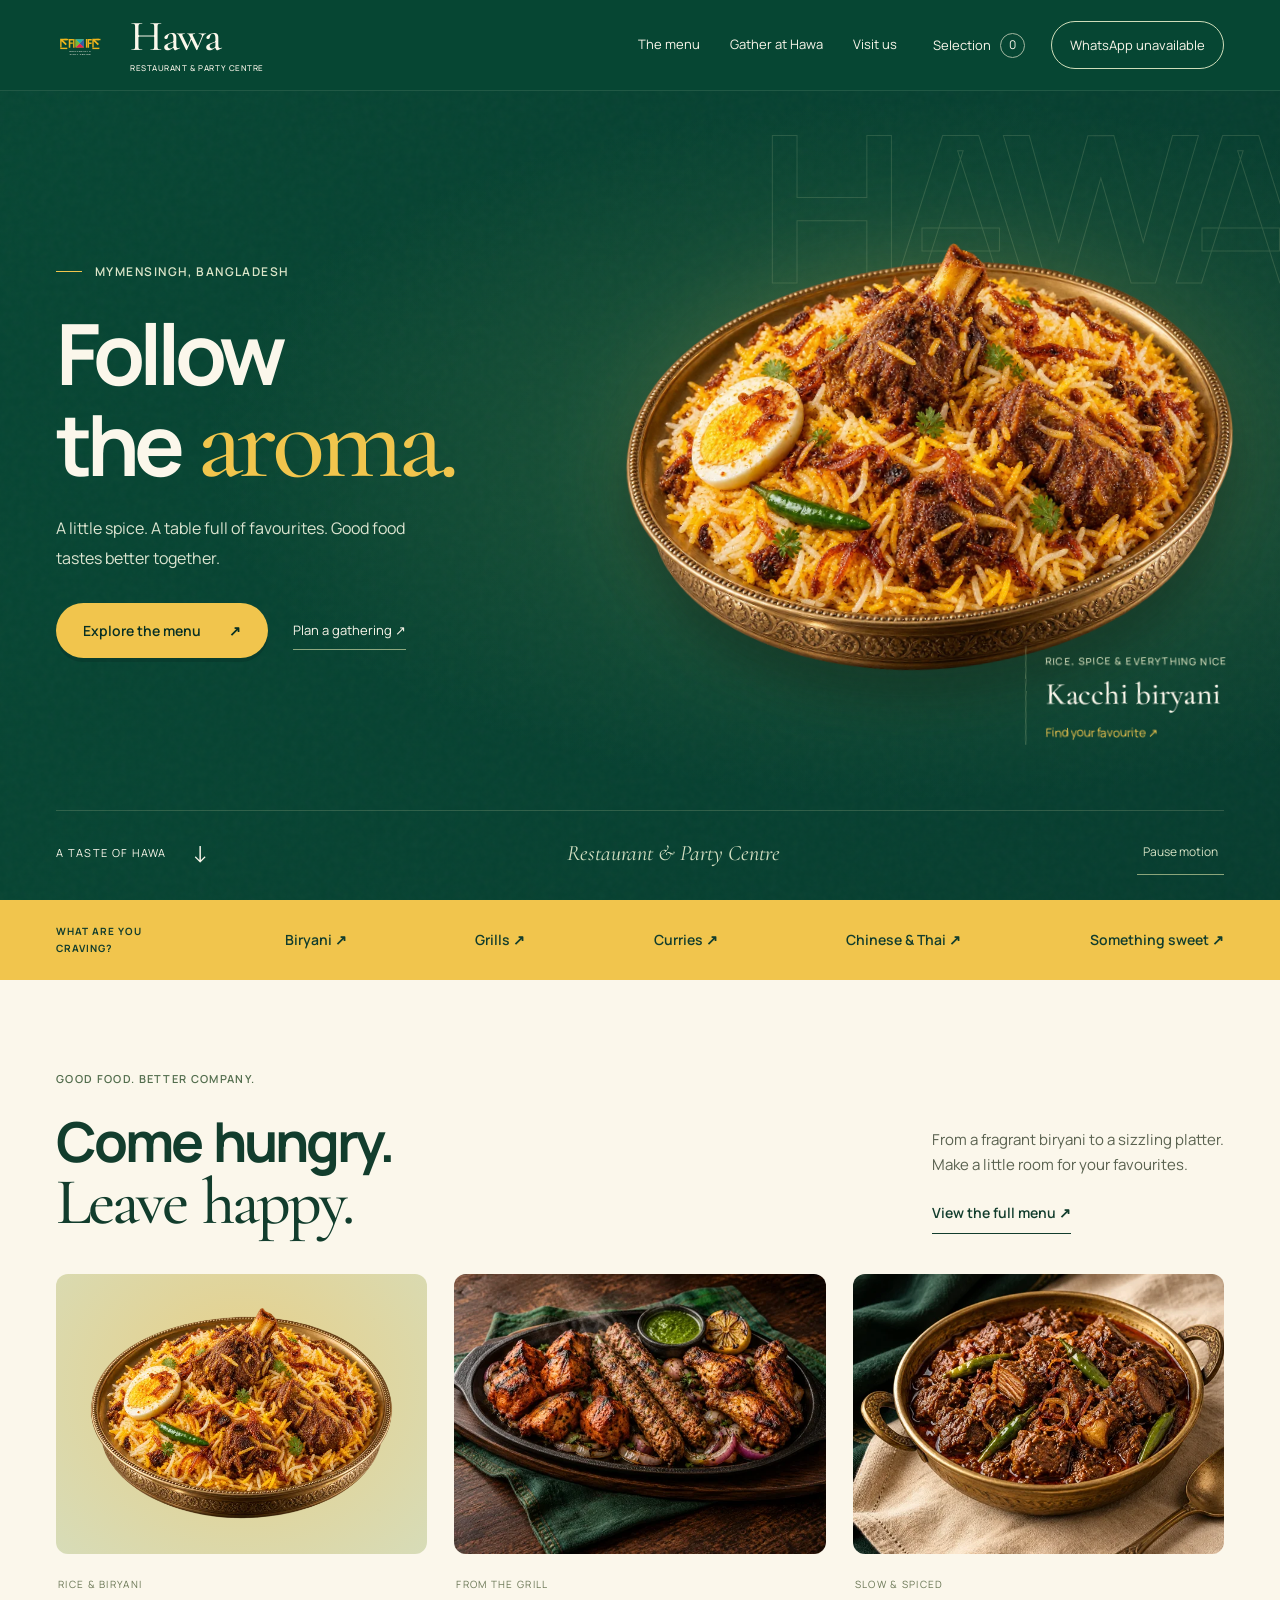
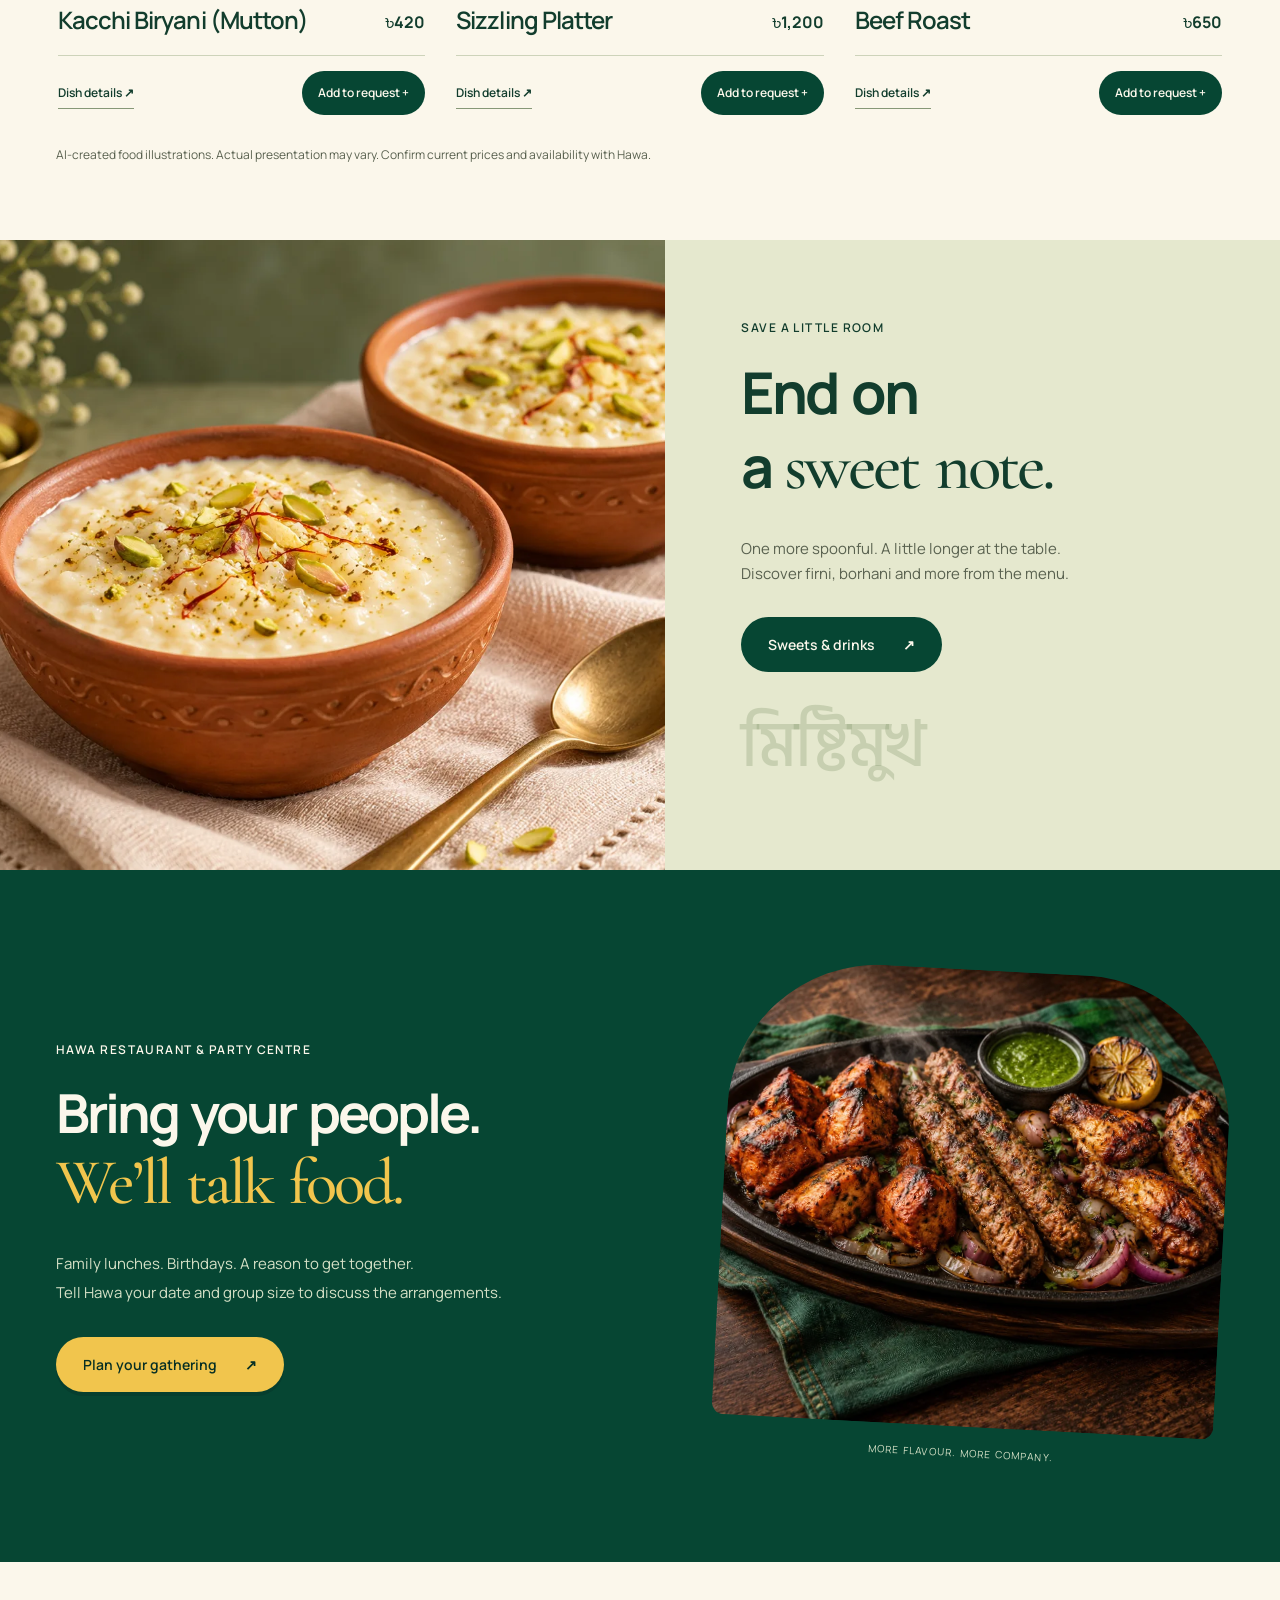
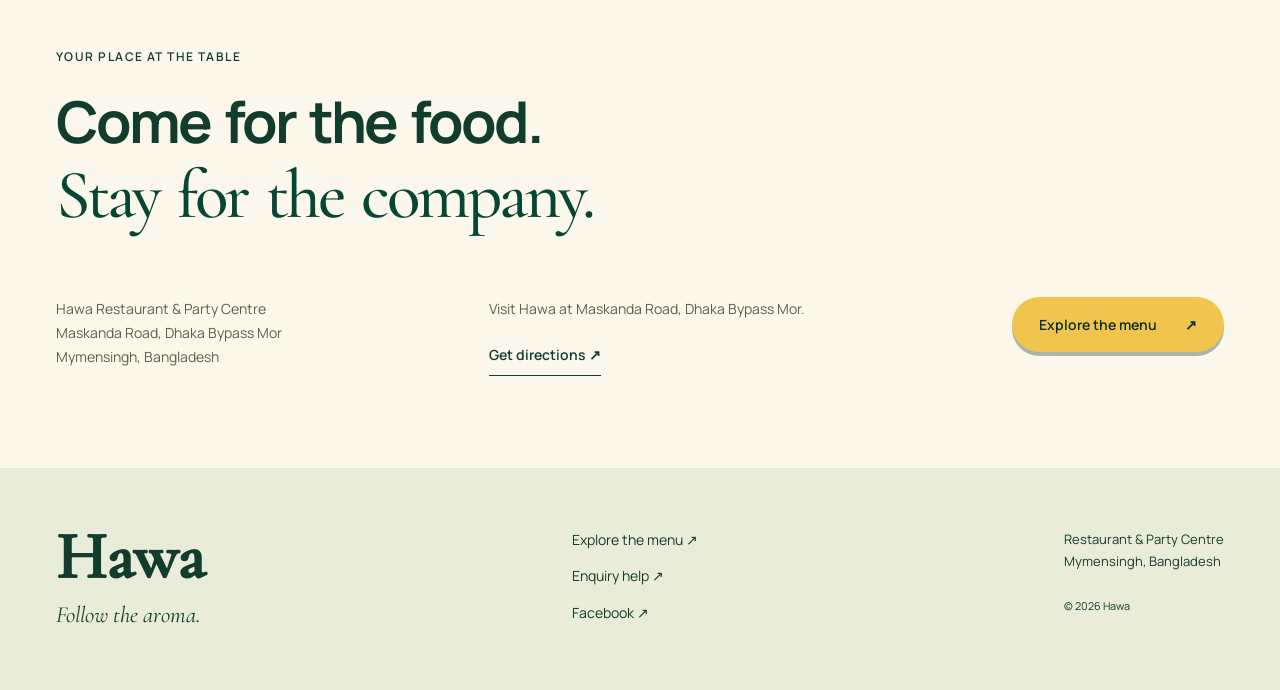
<file: index.html>
<!doctype html>
<html lang="en">
  <head>
    <meta charset="utf-8" />
    <meta name="viewport" content="width=device-width,initial-scale=1" />
    <meta name="theme-color" content="#073e32" />
    <title>Hawa — Follow the aroma · Mymensingh</title>
    <meta
      name="description"
      content="Explore the menu and plan a gathering at Hawa Restaurant & Party Centre, Mymensingh. Prepare a request and confirm details with Hawa."
    />
    <link rel="icon" href="assets/hawa-logo-icon.svg" />
    <link rel="stylesheet" href="fonts.css" />
    <link rel="stylesheet" href="aroma.css" />
    <link rel="stylesheet" href="feast.css" />
    <link
      rel="preload"
      as="image"
      href="assets/hawa-biryani-ai-v2.webp"
      imagesrcset="assets/hawa-biryani-ai-v2-small.webp 700w, assets/hawa-biryani-ai-v2.webp 1400w"
      imagesizes="(max-width:760px) 100vw, 60vw"
    />
  </head>
  <body class="aroma-home">
    <a class="skip-link" href="#main">Skip to content</a>
    <header class="site-header" id="siteHeader">
      <div class="shell header-layout">
        <a class="brand" href="index.html"
          ><img
            src="assets/hawa-logo-v2.svg"
            alt=""
            width="64"
            height="44"
          /><span>Hawa<small>RESTAURANT & PARTY CENTRE</small></span></a
        >
        <nav class="primary-nav" id="primaryNav" aria-label="Main navigation">
          <a href="menu.html">The menu</a
          ><a href="index.html#gatherings">Gather at Hawa</a
          ><a href="index.html#visit">Visit us</a
          ><a class="mobile-contact" href="menu.html">Browse the menu ↗</a>
        </nav>
        <div class="nav-actions">
          <button
            id="drawerBtn"
            type="button"
            class="cart-link"
            aria-label="Open your selection"
          >
            Selection <span id="cartCount">0</span></button
          ><span class="header-contact" aria-label="WhatsApp chat unavailable">WhatsApp unavailable</span>
        </div>
        <button
          class="menu-toggle"
          id="menuToggle"
          type="button"
          aria-controls="primaryNav"
          aria-expanded="false"
          aria-label="Open navigation"
        >
          <span></span><span></span>
        </button>
      </div>
    </header>
    <main id="main">
      <noscript
        ><p style="padding: 110px 24px 24px">
          Interactive selection needs JavaScript.
          Browse the menu for listed dishes.
        </p></noscript
      >
      <section class="feast-hero" id="aromaStory" aria-labelledby="heroTitle">
        <div class="feast-stage" id="feastStage">
          <div class="feast-grain" aria-hidden="true"></div>
          <span class="hero-watermark" aria-hidden="true">HAWA</span>
          <div class="shell feast-layout">
            <div class="feast-copy">
              <p class="eyebrow"><span></span> MYMENSINGH, BANGLADESH</p>
              <h1 id="heroTitle">
                <span class="hero-follow">Follow</span> the <em>aroma.</em>
              </h1>
              <p class="feast-intro">
                A little spice. A table full of favourites. Good food tastes
                better together.
              </p>
              <div class="feast-actions">
                <a class="button button--yellow" href="menu.html"
                  >Explore the menu <span>↗</span></a
                ><a class="feast-secondary" href="#gatherings"
                  >Plan a gathering ↗</a
                >
              </div>
            </div>
            <div class="feast-food" id="feastFood">
              <div class="food-halo" aria-hidden="true"></div>
              <img
                src="assets/hawa-biryani-ai-v2.webp"
                srcset="
                  assets/hawa-biryani-ai-v2-small.webp  700w,
                  assets/hawa-biryani-ai-v2.webp       1400w
                "
                sizes="(max-width:760px) 100vw, 60vw"
                alt="AI-created illustration of mutton biryani on a brass platter"
                width="1536"
                height="1024"
                fetchpriority="high"
              />
              <div class="food-caption">
                <span>RICE, SPICE & EVERYTHING NICE</span
                ><strong>Kacchi biryani</strong
                ><a href="menu.html?cat=rice">Find your favourite ↗</a>
              </div>
            </div>
          </div>
          <div class="shell feast-hero-bottom">
            <a href="#table">A TASTE OF HAWA <span>↓</span></a>
            <p>Restaurant & Party Centre</p>
            <button id="feastMotion" aria-pressed="false" type="button">
              Pause motion
            </button>
          </div>
        </div>
      </section>
      <div class="flavour-strip" id="categories">
        <div class="shell">
          <span>WHAT ARE YOU CRAVING?</span
          ><a href="menu.html?cat=rice">Biryani ↗</a
          ><a href="menu.html?cat=grill">Grills ↗</a
          ><a href="menu.html?cat=curry">Curries ↗</a
          ><a href="menu.html?cat=asian">Chinese & Thai ↗</a
          ><a href="menu.html?cat=sweet">Something sweet ↗</a>
        </div>
      </div>
      <section
        class="table-section shell"
        id="table"
        aria-labelledby="tableTitle"
      >
        <div class="section-intro">
          <div>
            <p class="eyebrow">GOOD FOOD. BETTER COMPANY.</p>
            <h2 id="tableTitle">Come hungry.<br /><em>Leave happy.</em></h2>
          </div>
          <div>
            <p>
              From a fragrant biryani to a sizzling platter.<br />Make a little
              room for your favourites.
            </p>
            <a class="text-arrow" href="menu.html">View the full menu ↗</a>
          </div>
        </div>
        <div class="featured-dishes" id="featuredDishes"></div>
        <p class="prices-disclaimer">
          AI-created food illustrations. Actual presentation may vary. Confirm
          current prices and availability with Hawa.
        </p>
      </section>
      <section class="sweet-story">
        <div class="sweet-photo">
          <img
            src="assets/hawa-firni-ai-v2.webp"
            srcset="
              assets/hawa-firni-ai-v2-small.webp  700w,
              assets/hawa-firni-ai-v2.webp       1400w
            "
            sizes="(max-width:760px) 100vw, 55vw"
            alt="AI-created illustration of firni in terracotta bowls"
            width="1536"
            height="1024"
            loading="lazy"
          />
        </div>
        <div class="sweet-copy">
          <p class="eyebrow">SAVE A LITTLE ROOM</p>
          <h2>End on<br />a <em>sweet note.</em></h2>
          <p>
            One more spoonful. A little longer at the table.<br />Discover
            firni, borhani and more from the menu.
          </p>
          <a class="button button--dark" href="menu.html?cat=sweet"
            >Sweets & drinks <span>↗</span></a
          ><span class="sweet-word" aria-hidden="true">মিষ্টিমুখ</span>
        </div>
      </section>
      <section class="gather-feast" id="gatherings">
        <div class="shell gather-feast-layout">
          <div>
            <p class="eyebrow">HAWA RESTAURANT & PARTY CENTRE</p>
            <h2>Bring your people.<br /><em>We’ll talk food.</em></h2>
            <p>
              Family lunches. Birthdays. A reason to get together.<br />Tell
              Hawa your date and group size to discuss the arrangements.
            </p>
            <a class="button button--yellow" href="checkout.html">Plan your gathering <span>↗</span></a>
          </div>
          <div class="gather-food">
            <img
              src="assets/hawa-grill-ai-v2.webp"
              alt="Illustrative mixed grill for sharing, AI-created"
              width="1536"
              height="1024"
              loading="lazy"
            /><span>MORE FLAVOUR. MORE COMPANY.</span>
          </div>
        </div>
      </section>
      <section class="visit-section" id="visit">
        <div class="shell">
          <p class="eyebrow">YOUR PLACE AT THE TABLE</p>
          <h2>Come for the food.<br /><em>Stay for the company.</em></h2>
          <div class="visit-details">
            <p>
              Hawa Restaurant & Party Centre<br />Maskanda Road, Dhaka Bypass
              Mor<br />Mymensingh, Bangladesh
            </p>
            <div>
              <p>Visit Hawa at Maskanda Road, Dhaka Bypass Mor.</p>
              <a
                class="text-arrow"
                href="https://www.google.com/maps/dir/?api=1&destination=24.7177746,90.4095268"
                target="_blank"
                rel="noopener"
                >Get directions ↗</a
              >
            </div>
            <a class="button button--yellow" href="menu.html"
              >Explore the menu <span>↗</span></a
            >
          </div>
        </div>
      </section>
    </main>
    <footer class="footer">
      <div class="shell footer-top">
        <a class="footer-word" href="index.html"
          >Hawa<span>Follow the aroma.</span></a
        >
        <nav aria-label="Footer navigation">
          <a href="menu.html">Explore the menu ↗</a
          ><a href="track.html">Enquiry help ↗</a
          ><a
            href="https://www.facebook.com/Hawarestauratandpartycentre"
            target="_blank"
            rel="noopener"
            >Facebook ↗</a
          >
        </nav>
        <p>
          Restaurant & Party Centre<br />Mymensingh, Bangladesh<br /><small
            >© <span id="year">2026</span> Hawa</small
          >
        </p>
      </div>
    </footer>
    <div class="toast" id="toast" role="status" aria-live="polite"></div>
    <dialog class="drawer" id="cartDrawer" aria-labelledby="drawerTitle">
      <div class="drawer-head">
        <div>
          <p class="eyebrow">A MEAL IN THE MAKING</p>
          <h2 id="drawerTitle">Your selection.</h2>
        </div>
        <button
          class="icon-button"
          id="drawerClose"
          aria-label="Close selection"
        >
          ×
        </button>
      </div>
      <div class="drawer-body" id="drawerBody"></div>
      <div class="drawer-foot" id="drawerFoot">
        <div class="sum-row">
          <span>Listed subtotal</span><strong id="sumSub"></strong>
        </div>
        <div class="sum-row">
          <span>Delivery</span><span id="sumFee">Confirm with Hawa</span>
        </div>
        <div class="sum-row total">
          <span>Estimate</span><span id="sumTotal"></span>
        </div>
        <p>
          Indicative prices. Hawa confirms availability, final prices and
          delivery. This is an enquiry, not a confirmed order.
        </p>
        <a href="checkout.html" class="button button--dark"
          >Prepare your request <span>↗</span></a
        >
      </div>
    </dialog>
    <dialog class="dish-dialog" id="dishDialog" aria-labelledby="dishTitle">
      <button
        class="icon-button"
        data-close-detail
        aria-label="Close dish details"
      >
        ×
      </button>
      <div id="dishDetail"></div>
    </dialog>
    <script src="shop.js" defer></script>
    <script src="aroma-ui.js" defer></script>
    <script src="feast-motion.js" defer></script>
  </body>
</html>
</file>
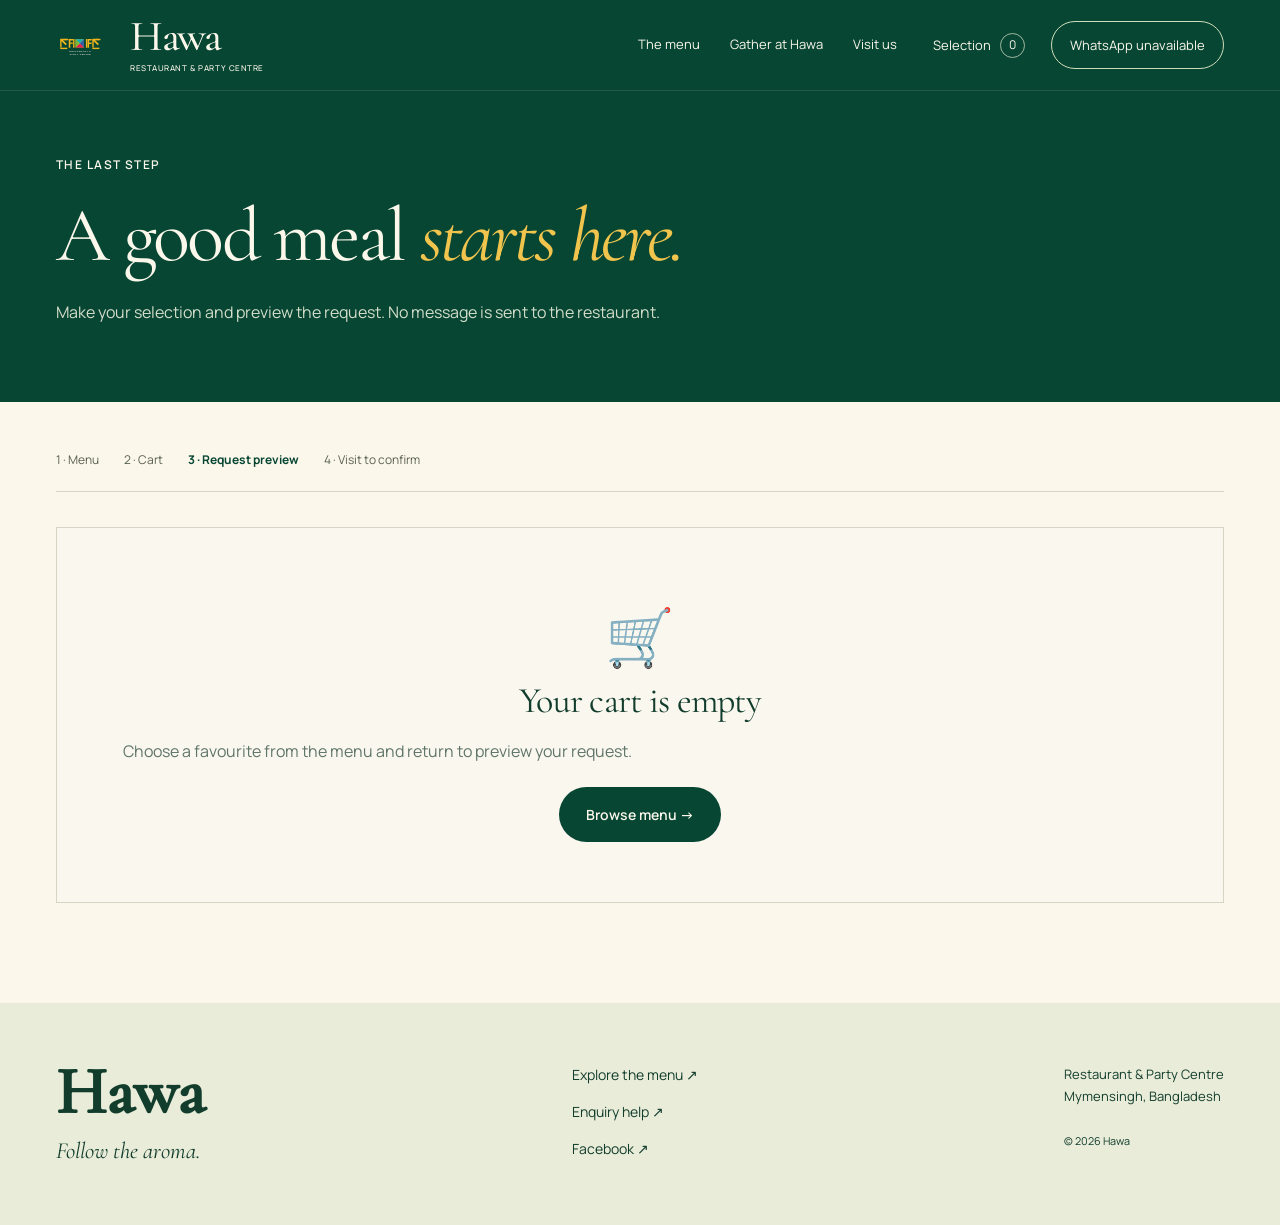
<file: checkout.html>
<!doctype html>
<html lang="en">
  <head>
    <meta charset="utf-8" />
    <meta name="viewport" content="width=device-width,initial-scale=1" />
    <meta name="theme-color" content="#075040" />
    <title>Send a Menu Enquiry | Hawa Restaurant & Party Centre</title>
    <meta
      name="description"
      content="Prepare a local menu request preview. This is not an online payment or a confirmed order."
    />
    <link rel="icon" type="image/svg+xml" href="assets/hawa-logo-icon.svg" />
    <link rel="stylesheet" href="fonts.css" />
    <link rel="stylesheet" href="aroma.css" />
    <link rel="stylesheet" href="feast.css" />
  </head>
  <body class="aroma-inner">
    <a href="#main" class="skip-link">Skip to content</a>
    <div id="scrollProgress" class="scroll-progress" aria-hidden="true"></div>
    <header class="site-header" id="siteHeader">
      <div class="shell header-layout">
        <a class="brand" href="index.html"
          ><img
            src="assets/hawa-logo-v2.svg"
            alt=""
            width="64"
            height="44"
          /><span>Hawa<small>RESTAURANT & PARTY CENTRE</small></span></a
        >
        <nav class="primary-nav" id="primaryNav" aria-label="Main navigation">
          <a href="menu.html">The menu</a
          ><a href="index.html#gatherings">Gather at Hawa</a
          ><a href="index.html#visit">Visit us</a
          ><a class="mobile-contact" href="menu.html">Browse the menu ↗</a>
        </nav>
        <div class="nav-actions">
          <button
            id="drawerBtn"
            type="button"
            class="cart-link"
            aria-label="Open your selection"
          >
            Selection <span id="cartCount">0</span></button
          ><span class="header-contact" aria-label="WhatsApp chat unavailable">WhatsApp unavailable</span>
        </div>
        <button
          class="menu-toggle"
          id="menuToggle"
          type="button"
          aria-controls="primaryNav"
          aria-expanded="false"
          aria-label="Open navigation"
        >
          <span></span><span></span>
        </button>
      </div>
    </header>
    <main id="main">
      <noscript
        ><p style="padding: 110px 24px 24px">
          Interactive selection needs JavaScript.
          Browse the menu for listed dishes.
        </p></noscript
      >
      <section class="inner-hero">
        <div class="shell">
          <p class="eyebrow">THE LAST STEP</p>
          <h1>A good meal <em>starts here.</em></h1>
          <p>
            Make your selection and preview the request. No message is sent to the restaurant.
          </p>
        </div>
      </section>
      <section class="inner-content">
        <div class="shell">
          <div class="steps reveal" aria-hidden="true">
            <div class="step">1 · Menu</div>
            <div class="step">2 · Cart</div>
            <div class="step on">3 · Request preview</div>
            <div class="step">4 · Visit to confirm</div>
          </div>

          <div
            class="panel"
            id="coEmpty"
            style="display: none; text-align: center; padding: 60px 20px"
          >
            <div style="font-size: 3.5rem">🛒</div>
            <h2 class="display h-md">Your cart is empty</h2>
            <p style="color: #607569; margin: 12px 0 22px">
              Choose a favourite from the menu and return to preview your request.
            </p>
            <a class="btn btn-blaze" href="menu.html">Browse menu →</a>
          </div>

          <div class="checkout-layout">
            <form class="panel" id="checkoutForm" novalidate>
              <p class="checkout-note">
                <strong>How it works:</strong> This form prepares a local request preview. It <strong>does not send</strong> your details, place an order or collect payment. Prices and availability may change.
              </p>
              <h2>Your details</h2>
              <div class="form-grid">
                <div class="field">
                  <label for="fName">Full name *</label
                  ><input
                    id="fName"
                    name="name"
                    autocomplete="name"
                    required
                    placeholder="e.g. Sohel Rana"
                  />
                </div>
                <div class="field full">
                  <label for="fAddr">Address (for delivery) *</label
                  ><input
                    id="fAddr"
                    name="address"
                    autocomplete="street-address"
                    required
                    placeholder="House, road, area — Mymensingh"
                  />
                </div>
                <div class="field full">
                  <label for="fArea">Area *</label>
                  <select id="fArea" name="area" required>
                    <option value="">Select area…</option>
                    <option>Maskanda / Dhaka Bypass Mor</option>
                    <option>Ganginar Par</option>
                    <option>Kismorganj / Courtbari</option>
                    <option>Town Hall / Ananda Mohan College</option>
                    <option>Shikaribazar</option>
                    <option>Mymensingh Sadar</option>
                    <option>Other (mention in address)</option>
                  </select>
                </div>
                <div class="field full">
                  <label for="fNote">Order note</label
                  ><textarea
                    class="resize-none"
                    id="fNote"
                    name="note"
                    rows="2"
                    placeholder="Extra spicy? No onion? Gate code?"
                  ></textarea>
                </div>
              </div>
              <h2 style="margin-top: 24px">Preferred payment method</h2>
              <p
                style="
                  font-size: 0.85rem;
                  margin: -9px 0 14px;
                  color: var(--muted);
                "
              >
                Choose a preference only. Do not send payment until the
                restaurant confirms.
              </p>
              <div class="pay-methods">
                <button
                  type="button"
                  class="pay-opt selected"
                  data-pay="Cash on Delivery"
                  aria-pressed="true"
                >
                  <span class="p-ico">💵</span> Cash on Delivery
                </button>
                <button
                  type="button"
                  class="pay-opt"
                  data-pay="bKash"
                  aria-pressed="false"
                >
                  <span class="p-ico">🩷</span> bKash
                </button>
                <button
                  type="button"
                  class="pay-opt"
                  data-pay="Nagad"
                  aria-pressed="false"
                >
                  <span class="p-ico">🧡</span> Nagad
                </button>
                <button
                  type="button"
                  class="pay-opt"
                  data-pay="Rocket"
                  aria-pressed="false"
                >
                  <span class="p-ico">🚀</span> Rocket
                </button>
              </div>
              <input
                type="hidden"
                name="pay"
                id="payMethod"
                value="Cash on Delivery"
              />
              <button
                class="btn btn-blaze btn-block"
                type="submit"
                style="margin-top: 26px; font-size: 1rem; padding: 18px"
              >
                Preview request →
              </button>
              <p class="trust-note">
                Your request preview remains on this device. No message is sent and no payment is collected.
              </p>
              <div id="requestPreview" class="request-preview" hidden>
                <h2>Review your message</h2>
                <pre id="requestText"></pre>
                <button id="copyRequest" class="button button--dark" type="button">Copy request</button><p>You can copy the request for your records. This does not place an order or open any chat.</p>
              </div>
            </form>

            <aside class="panel panel-dark" id="coSummary" style="--d: 0.1s">
              <h2>Your selection</h2>
              <div id="coItems"></div>
              <div
                style="
                  border-top: var(--bw);
                  margin-top: 10px;
                  padding-top: 10px;
                "
              >
                <div class="sum-row">
                  <span>Subtotal</span><span id="coSub">৳0</span>
                </div>
                <div class="sum-row">
                  <span>Adjustments</span><span id="coDisc">—</span>
                </div>
                <div class="sum-row">
                  <span>Delivery fee</span><span id="coFee">Confirm</span>
                </div>
                <div class="sum-row total">
                  <span>Estimate</span><span id="coTotal">৳0</span>
                </div>
              </div>
              <p
                style="
                  font-size: 0.82rem;
                  color: var(--muted);
                  margin-top: 14px;
                "
              >
                📍 Please ask the restaurant about pickup, delivery charges and
                opening hours.
              </p>
            </aside>
          </div>
        </div>
      </section>
    </main>
    <footer class="footer">
      <div class="shell footer-top">
        <a class="footer-word" href="index.html"
          >Hawa<span>Follow the aroma.</span></a
        >
        <nav aria-label="Footer navigation">
          <a href="menu.html">Explore the menu ↗</a
          ><a href="track.html">Enquiry help ↗</a
          ><a
            href="https://www.facebook.com/Hawarestauratandpartycentre"
            target="_blank"
            rel="noopener"
            >Facebook ↗</a
          >
        </nav>
        <p>
          Restaurant & Party Centre<br />Mymensingh, Bangladesh<br /><small
            >© <span id="year">2026</span> Hawa</small
          >
        </p>
      </div>
    </footer>
    <div class="toast" id="toast" role="status" aria-live="polite"></div>

    <script src="shop.js" defer></script>
    <script src="aroma-ui.js" defer></script>
    <dialog class="drawer" id="cartDrawer" aria-labelledby="drawerTitle">
      <div class="drawer-head">
        <div>
          <p class="eyebrow">A MEAL IN THE MAKING</p>
          <h2 id="drawerTitle">Your selection.</h2>
        </div>
        <button
          class="icon-button"
          id="drawerClose"
          aria-label="Close selection"
        >
          ×
        </button>
      </div>
      <div class="drawer-body" id="drawerBody"></div>
      <div class="drawer-foot" id="drawerFoot">
        <div class="sum-row">
          <span>Listed subtotal</span><strong id="sumSub"></strong>
        </div>
        <div class="sum-row">
          <span>Delivery</span><span id="sumFee">Confirm with Hawa</span>
        </div>
        <div class="sum-row total">
          <span>Estimate</span><span id="sumTotal"></span>
        </div>
        <p>
          Indicative prices. Hawa confirms availability, final prices and
          delivery. This is an enquiry, not a confirmed order.
        </p>
        <a href="checkout.html" class="button button--dark"
          >Prepare your request <span>↗</span></a
        >
      </div>
    </dialog>
  </body>
</html>
</file>
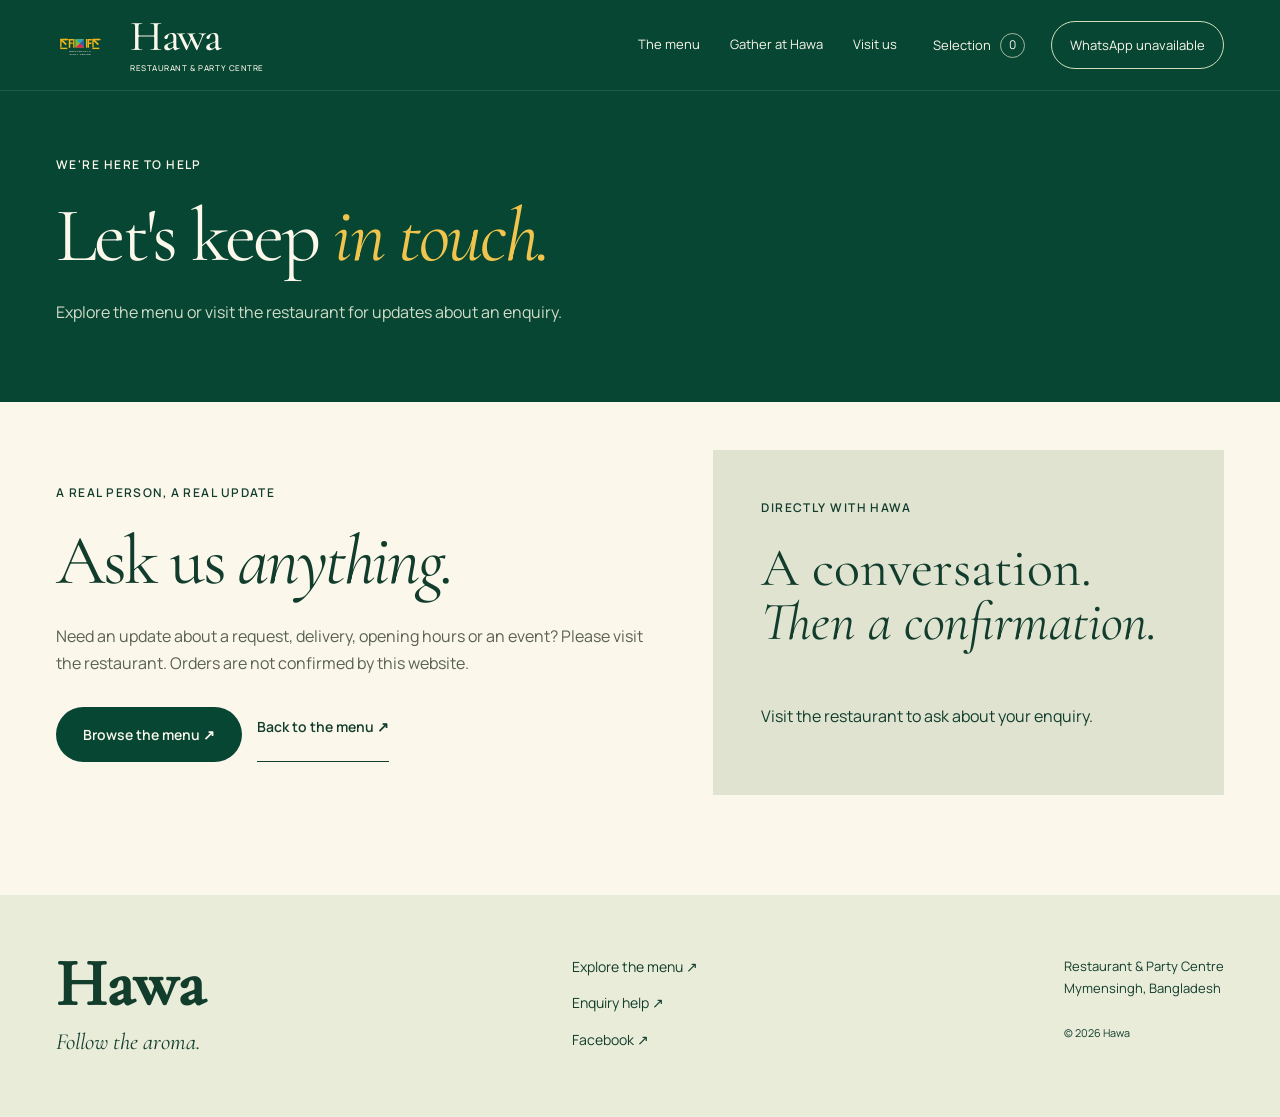
<file: track.html>
<!doctype html>
<html lang="en">
  <head>
    <meta charset="utf-8" />
    <meta name="viewport" content="width=device-width,initial-scale=1" />
    <meta name="theme-color" content="#075040" />
    <title>Order Help & Contact | Hawa Restaurant & Party Centre</title>
    <meta
      name="description"
      content="Find Hawa Restaurant & Party Centre, browse its menu and see its location. There is no simulated rider tracking."
    />
    <link rel="icon" type="image/svg+xml" href="assets/hawa-logo-icon.svg" />
    <link rel="stylesheet" href="fonts.css" />
    <link rel="stylesheet" href="aroma.css" />
    <link rel="stylesheet" href="feast.css" />
  </head>
  <body class="aroma-inner">
    <a href="#main" class="skip-link">Skip to content</a>
    <div id="scrollProgress" class="scroll-progress" aria-hidden="true"></div>
    <header class="site-header" id="siteHeader">
      <div class="shell header-layout">
        <a class="brand" href="index.html"
          ><img
            src="assets/hawa-logo-v2.svg"
            alt=""
            width="64"
            height="44"
          /><span>Hawa<small>RESTAURANT & PARTY CENTRE</small></span></a
        >
        <nav class="primary-nav" id="primaryNav" aria-label="Main navigation">
          <a href="menu.html">The menu</a
          ><a href="index.html#gatherings">Gather at Hawa</a
          ><a href="index.html#visit">Visit us</a
          ><a class="mobile-contact" href="menu.html">Browse the menu ↗</a>
        </nav>
        <div class="nav-actions">
          <button
            id="drawerBtn"
            type="button"
            class="cart-link"
            aria-label="Open your selection"
          >
            Selection <span id="cartCount">0</span></button
          ><span class="header-contact" aria-label="WhatsApp chat unavailable">WhatsApp unavailable</span>
        </div>
        <button
          class="menu-toggle"
          id="menuToggle"
          type="button"
          aria-controls="primaryNav"
          aria-expanded="false"
          aria-label="Open navigation"
        >
          <span></span><span></span>
        </button>
      </div>
    </header>
    <main id="main">
      <noscript
        ><p style="padding: 110px 24px 24px">
          Interactive selection needs JavaScript.
          Browse the menu for listed dishes.
        </p></noscript
      >
      <section class="inner-hero">
        <div class="shell">
          <p class="eyebrow">WE'RE HERE TO HELP</p>
          <h1>Let's keep <em>in touch.</em></h1>
          <p>
            Explore the menu or visit the restaurant for updates about an enquiry.
          </p>
        </div>
      </section>
      <section class="inner-content">
        <div class="shell">
          <div class="help-layout">
            <div class="help-copy">
              <p class="eyebrow eyebrow--green">A REAL PERSON, A REAL UPDATE</p>
              <h2 class="section-heading">Ask us <em>anything.</em></h2>
              <p>
                Need an update about a request, delivery, opening hours or an event? Please visit the restaurant. Orders are not confirmed by this website.
              </p>
              <div class="help-actions">
                <a class="button button--dark" href="menu.html">Browse the menu ↗</a><a class="text-arrow" href="menu.html">Back to the menu ↗</a>
              </div>
            </div>
            <div class="help-image">
              <p class="eyebrow">DIRECTLY WITH HAWA</p>
              <p class="help-large">
                A conversation.<br /><em>Then a confirmation.</em>
              </p>
              <p>
                Visit the restaurant to ask about your enquiry.
              </p>
            </div>
          </div>
        </div>
      </section>
    </main>
    <footer class="footer">
      <div class="shell footer-top">
        <a class="footer-word" href="index.html"
          >Hawa<span>Follow the aroma.</span></a
        >
        <nav aria-label="Footer navigation">
          <a href="menu.html">Explore the menu ↗</a
          ><a href="track.html">Enquiry help ↗</a
          ><a
            href="https://www.facebook.com/Hawarestauratandpartycentre"
            target="_blank"
            rel="noopener"
            >Facebook ↗</a
          >
        </nav>
        <p>
          Restaurant & Party Centre<br />Mymensingh, Bangladesh<br /><small
            >© <span id="year">2026</span> Hawa</small
          >
        </p>
      </div>
    </footer>
    <div class="toast" id="toast" role="status" aria-live="polite"></div>

    <script src="shop.js" defer></script>
    <script src="aroma-ui.js" defer></script>
    <dialog class="drawer" id="cartDrawer" aria-labelledby="drawerTitle">
      <div class="drawer-head">
        <div>
          <p class="eyebrow">A MEAL IN THE MAKING</p>
          <h2 id="drawerTitle">Your selection.</h2>
        </div>
        <button
          class="icon-button"
          id="drawerClose"
          aria-label="Close selection"
        >
          ×
        </button>
      </div>
      <div class="drawer-body" id="drawerBody"></div>
      <div class="drawer-foot" id="drawerFoot">
        <div class="sum-row">
          <span>Listed subtotal</span><strong id="sumSub"></strong>
        </div>
        <div class="sum-row">
          <span>Delivery</span><span id="sumFee">Confirm with Hawa</span>
        </div>
        <div class="sum-row total">
          <span>Estimate</span><span id="sumTotal"></span>
        </div>
        <p>
          Indicative prices. Hawa confirms availability, final prices and
          delivery. This is an enquiry, not a confirmed order.
        </p>
        <a href="checkout.html" class="button button--dark"
          >Prepare your request <span>↗</span></a
        >
      </div>
    </dialog>
  </body>
</html>
</file>
<file: fonts.css>
@font-face {
  font-family: "Cormorant Garamond";
  font-style: italic;
  font-weight: 400;
  font-display: swap;
  src: url(assets/fonts/font-0-subset.woff2) format("woff2");
}
@font-face {
  font-family: "Cormorant Garamond";
  font-style: italic;
  font-weight: 500;
  font-display: swap;
  src: url(assets/fonts/font-1-subset.woff2) format("woff2");
}
@font-face {
  font-family: "Cormorant Garamond";
  font-style: normal;
  font-weight: 400;
  font-display: swap;
  src: url(assets/fonts/font-2-subset.woff2) format("woff2");
}
@font-face {
  font-family: "Cormorant Garamond";
  font-style: normal;
  font-weight: 500;
  font-display: swap;
  src: url(assets/fonts/font-3-subset.woff2) format("woff2");
}
@font-face {
  font-family: "Hind Siliguri";
  font-style: normal;
  font-weight: 400;
  font-display: swap;
  src: url(assets/fonts/font-4-subset.woff2) format("woff2");
  unicode-range: U+0980-09F2, U+09F4-09FF, U+200C-200D;
}
@font-face {
  font-family: "Hind Siliguri";
  font-style: normal;
  font-weight: 500;
  font-display: swap;
  src: url(assets/fonts/font-5-subset.woff2) format("woff2");
  unicode-range: U+0980-09F2, U+09F4-09FF, U+200C-200D;
}
@font-face {
  font-family: "Manrope";
  font-style: normal;
  font-weight: 400;
  font-display: swap;
  src: url(assets/fonts/font-6-subset.woff2) format("woff2");
}
@font-face {
  font-family: "Manrope";
  font-style: normal;
  font-weight: 500;
  font-display: swap;
  src: url(assets/fonts/font-7-subset.woff2) format("woff2");
}
@font-face {
  font-family: "Manrope";
  font-style: normal;
  font-weight: 600;
  font-display: swap;
  src: url(assets/fonts/font-8-subset.woff2) format("woff2");
}
@font-face {
  font-family: "Manrope";
  font-style: normal;
  font-weight: 700;
  font-display: swap;
  src: url(assets/fonts/font-9-subset.woff2) format("woff2");
}

@font-face {
  font-family: "Hind Siliguri";
  font-style: normal;
  font-weight: 400 700;
  font-display: swap;
  src: url(assets/fonts/currency.woff2) format("woff2");
  unicode-range: U+09F3;
}
</file>
<file: aroma.css>
/* Hawa — Follow the aroma. Canonical runtime tokens; see DESIGN.md. */
:root {
  --green: #073e32;
  --deep: #09271f;
  --paper: #f4eedf;
  --cream: #f4eedf;
  --yellow: #edc76b;
  --brass: #ac8550;
  --ink: #173c30;
  --muted: #596151;
  --line: #d6d4c5;
  --body: Manrope, "Hind Siliguri", Arial, sans-serif;
  --display: "Cormorant Garamond", Georgia, serif;
  --scroll-thumb: #9a8156;
  --scroll-track: #e7e1d3;
  --scroll-hover: #755e38;
  --scroll-active: #073e32;
  --ease: cubic-bezier(0.22, 1, 0.36, 1);
}
* {
  box-sizing: border-box;
}
html {
  scroll-padding-top: 100px;
  scrollbar-color: var(--scroll-thumb) var(--scroll-track);
  scrollbar-width: thin;
}
*::-webkit-scrollbar {
  width: 10px;
  height: 10px;
}
*::-webkit-scrollbar-track {
  background: var(--scroll-track);
}
*::-webkit-scrollbar-thumb {
  background: var(--scroll-thumb);
  border: 2px solid var(--scroll-track);
  border-radius: 6px;
}
*::-webkit-scrollbar-thumb:hover {
  background: var(--scroll-hover);
}
*::-webkit-scrollbar-thumb:active {
  background: var(--scroll-active);
}
body {
  margin: 0;
  background: var(--paper);
  color: var(--ink);
  font: 400 16px/1.7 var(--body);
}
body:has(dialog[open]) {
  overflow: hidden;
}
a {
  color: inherit;
  text-decoration: none;
}
button,
input,
textarea,
select {
  font: inherit;
}
button,
a {
  touch-action: manipulation;
}
button {
  cursor: pointer;
}
button:disabled {
  cursor: not-allowed;
  opacity: 0.5;
}
img {
  max-width: 100%;
  display: block;
}
button {
  color: inherit;
}
button,
a,
input,
select,
textarea {
  outline-offset: 5px;
}
:focus-visible {
  outline: 3px solid #b46c10;
}
::selection {
  background: var(--yellow);
  color: var(--deep);
}
[hidden] {
  display: none !important;
}
.shell {
  width: min(1320px, calc(100% - 112px));
  margin-inline: auto;
}
.skip-link {
  position: fixed;
  top: -100px;
  left: 20px;
  z-index: 1000;
  background: var(--paper);
  color: var(--deep);
  padding: 12px;
}
.skip-link:focus {
  top: 12px;
}
h1,
h2,
h3,
p {
  margin-top: 0;
}
h1,
h2,
h3 {
  font-weight: 400;
}
h2 {
  font: 400 clamp(48px, 5.5vw, 84px)/0.98 var(--display);
  letter-spacing: -0.035em;
  margin-bottom: 28px;
}
em {
  font-weight: 400;
  color: inherit;
}
p {
  max-width: 60ch;
}
.eyebrow {
  font: 600 12px/1.6 var(--body);
  letter-spacing: 0.16em;
  text-transform: uppercase;
  margin-bottom: 24px;
}
.button,
.btn {
  display: inline-flex;
  align-items: center;
  justify-content: space-between;
  gap: 28px;
  min-height: 54px;
  padding: 15px 25px;
  border: 1px solid transparent;
  border-radius: 3px;
  font: 600 14px/1.5 var(--body);
  transition:
    background 0.18s,
    transform 0.18s;
  cursor: pointer;
}
.button:hover,
.btn:hover {
  transform: translateY(-2px);
}
.button--yellow {
  background: var(--yellow);
  color: var(--deep);
}
.button--yellow:hover {
  background: #f5d998;
}
.button--dark,
.btn-blaze {
  background: var(--green);
  color: var(--paper);
}
.button--dark:hover,
.btn-blaze:hover {
  background: #125640;
}
.button--outline-dark,
.btn-ghost {
  border-color: var(--green);
  background: transparent;
}
.btn-block {
  display: flex;
  width: 100%;
  justify-content: center;
}
.text-arrow {
  display: inline-block;
  border-bottom: 1px solid currentColor;
  padding: 8px 0;
  font-weight: 600;
  font-size: 14px;
}
.text-arrow:hover {
  color: #936628;
}
.quiet-link {
  display: block;
  width: fit-content;
  font-size: 14px;
  margin-top: 22px;
  border-bottom: 1px solid #769387;
}
.quiet-link:hover {
  color: var(--yellow);
}
/* One quiet, fixed navigation system. */
.site-header {
  position: fixed;
  top: 0;
  left: 0;
  right: 0;
  z-index: 50;
  color: var(--paper);
  transition: background 0.2s;
  border-bottom: 1px solid #e5dfc71f;
}
.site-header.is-scrolled,
.aroma-inner .site-header {
  background: var(--green);
}
.header-layout {
  height: 96px;
  display: flex;
  align-items: center;
  gap: 36px;
}
.brand {
  display: flex;
  align-items: center;
  gap: 15px;
  margin-right: auto;
}
.brand img {
  width: 53px;
  height: 43px;
  object-fit: contain;
}
.brand > span {
  font: 500 36px/0.9 var(--display);
  letter-spacing: -0.03em;
}
.brand small {
  font: 500 8px/1.4 var(--body);
  letter-spacing: 0.12em;
  display: block;
  margin-top: 7px;
}
.primary-nav {
  display: flex;
  align-items: center;
  gap: 30px;
}
.primary-nav a {
  font-size: 13px;
  white-space: nowrap;
  padding-block: 14px;
  border-bottom: 1px solid transparent;
}
.primary-nav a:hover,
.primary-nav a[aria-current] {
  border-color: var(--yellow);
}
.nav-actions {
  display: flex;
  gap: 26px;
  align-items: center;
}
.cart-link {
  background: transparent;
  border: 0;
  color: inherit;
  padding: 12px 0;
  font-size: 13px;
  display: flex;
  gap: 9px;
  align-items: center;
  min-height: 44px;
}
.cart-link:hover {
  color: var(--yellow);
}
#cartCount {
  border: 1px solid #a2b7a0;
  min-width: 25px;
  min-height: 25px;
  border-radius: 50%;
  display: inline-flex;
  align-items: center;
  justify-content: center;
  font-size: 12px;
}
.header-contact {
  font-size: 13px;
  border-bottom: 1px solid #b5c2ab;
  padding: 10px 0;
}
.header-contact:hover {
  color: var(--yellow);
}
.menu-toggle {
  display: none;
  width: 44px;
  height: 44px;
  border: 1px solid #aac0ad;
  background: transparent;
  border-radius: 3px;
  color: inherit;
}
.menu-toggle span {
  display: block;
  width: 20px;
  height: 1px;
  background: currentColor;
  margin: 6px auto;
}
.mobile-contact {
  display: none;
}
/* A continuous, reversible photographic story; actual table geometry lives in WebGL. */
.aroma-story {
  height: 245svh;
  background: var(--deep);
  color: var(--paper);
  position: relative;
}
.story-stage {
  height: 100svh;
  min-height: 650px;
  position: sticky;
  top: 0;
  overflow: hidden;
  isolation: isolate;
  background:
    radial-gradient(ellipse at 80% 35%, #4667454d, transparent 52%),
    linear-gradient(120deg, #073e32, #09271f 70%);
  --p: 0;
  --table: 0;
}
.light-beam {
  position: absolute;
  left: 50%;
  top: -45%;
  width: 45%;
  height: 150%;
  transform: rotate(-26deg);
  background: linear-gradient(90deg, transparent, #eacb8220, transparent);
  filter: blur(25px);
  pointer-events: none;
}
.stage-grain {
  position: absolute;
  inset: 0;
  opacity: 0.05;
  pointer-events: none;
  background-image: url("data:image/svg+xml,%3Csvg viewBox='0 0 180 180' xmlns='http://www.w3.org/2000/svg'%3E%3Cfilter id='n'%3E%3CfeTurbulence type='fractalNoise' baseFrequency='.75' numOctaves='3' stitchTiles='stitch'/%3E%3C/filter%3E%3Crect width='100%25' height='100%25' opacity='.7' filter='url(%23n)'/%3E%3C/svg%3E");
}
.scene-art {
  position: absolute;
  inset: 0;
  pointer-events: none;
}
.platter-photo {
  position: absolute;
  width: 64vw;
  max-width: 1050px;
  right: -4vw;
  top: 24%;
  transform: translate3d(var(--food-x, 0px), var(--food-y, 0px), 0)
    rotate(var(--food-r, -9deg)) scale(var(--food-scale, 1));
  will-change: transform;
  filter: drop-shadow(0 35px 20px #0006);
}
.platter-photo img {
  width: 100%;
  height: auto;
  clip-path: ellipse(49.5% 42% at 50% 52%);
  filter: saturate(0.86) brightness(0.91);
}
.platter-shadow {
  position: absolute;
  right: 4%;
  top: 79%;
  width: 49%;
  height: 6%;
  border-radius: 50%;
  background: #000;
  opacity: calc(0.08 + var(--table) * 0.55);
  filter: blur(calc(24px - var(--table) * 17px));
  transform: scaleX(calc(1.2 - var(--table) * 0.25));
}
.steam {
  position: absolute;
  width: 24%;
  height: 57%;
  right: 16%;
  top: 3%;
  opacity: 0.21;
  filter: blur(4px);
  transform: translateY(calc(var(--p) * 20px));
  animation: steamDrift 10s ease-in-out infinite alternate;
}
.steam path {
  fill: none;
  stroke: #f3ebcd;
  stroke-width: 5;
  stroke-linecap: round;
}
.steam path:nth-child(2) {
  stroke-width: 11;
  opacity: 0.4;
}
.saffron-thread {
  position: absolute;
  display: block;
  width: 100px;
  height: 120px;
  border: 1px solid #c99945;
  border-radius: 50%;
  border-top-color: transparent;
  border-right-color: transparent;
  opacity: 0.45;
  filter: blur(0.4px);
}
.thread-one {
  right: 9%;
  top: 20%;
  transform: rotate(40deg) translateY(calc(var(--p) * -55px));
}
.thread-two {
  right: 47%;
  top: 69%;
  transform: rotate(210deg) scale(0.6) translateY(calc(var(--p) * 45px));
  filter: blur(2px);
}
#tableScene {
  position: absolute;
  inset: 0;
  width: 100%;
  height: 100%;
  opacity: var(--table);
}
.table-fallback {
  position: absolute;
  width: 88%;
  height: 38%;
  left: 22%;
  top: 66%;
  border-radius: 50%;
  background: repeating-linear-gradient(
    4deg,
    #6b4529,
    #6b4529 3px,
    #714b2d 5px,
    #765032 7px
  );
  transform: perspective(600px) rotateX(42deg);
  box-shadow:
    0 20px 0 #3c2d1d,
    0 50px 80px #0007;
  opacity: var(--table);
}
.webgl-ready .table-fallback {
  display: none;
}
.stage-content {
  position: relative;
  height: 100%;
  pointer-events: none;
}
.story-copy {
  position: absolute;
  top: 24%;
  width: 51%;
  pointer-events: auto;
}
.story-copy h1 {
  font: 400 clamp(76px, 8.4vw, 142px)/0.85 var(--display);
  letter-spacing: -0.045em;
  margin: 0 0 28px;
}
.story-copy h1 em {
  color: var(--yellow);
  white-space: nowrap;
}
.story-copy h2 {
  font-size: clamp(74px, 7.6vw, 122px);
}
.story-copy h2 em {
  color: var(--yellow);
}
.story-copy p:not(.eyebrow) {
  font-size: 16px;
  line-height: 1.7;
  color: #d4ddca;
}
.story-copy .intro-copy {
  margin-bottom: 28px;
}
.story-copy--aroma,
.story-copy--table {
  opacity: 0;
  visibility: hidden;
  top: 29%;
}
.story-bottom {
  position: absolute;
  bottom: 26px;
  left: 0;
  right: 0;
  display: flex;
  justify-content: space-between;
  align-items: center;
  gap: 20px;
}
.story-skip {
  font: 600 11px/1.5 var(--body);
  letter-spacing: 0.13em;
  display: flex;
  gap: 30px;
  align-items: center;
}
.story-skip span {
  font-size: 25px;
}
.image-note {
  font-size: 11px;
  color: #c4cdbb;
}
.motion-toggle {
  font-size: 12px;
  color: #d2ddc8;
  border: 0;
  border-bottom: 1px solid #65816f;
  background: transparent;
  min-height: 44px;
}
.motion-toggle:hover {
  color: var(--yellow);
}
.chapter-dots {
  position: absolute;
  right: 30px;
  top: 45%;
  display: grid;
  gap: 12px;
}
.chapter-dots i {
  width: 5px;
  height: 5px;
  background: #6a8b72;
  border-radius: 50%;
}
.chapter-dots i.active {
  background: var(--yellow);
  outline: 1px solid var(--yellow);
  outline-offset: 4px;
}
.atmosphere-paused .steam {
  animation-play-state: paused;
}
@keyframes steamDrift {
  from {
    translate: -8px 4px;
    opacity: 0.12;
  }
  to {
    translate: 10px -15px;
    opacity: 0.24;
  }
}
/* Homepage chapters */
.table-section {
  padding-block: 110px 95px;
  scroll-margin-top: 70px;
}
.section-intro {
  display: flex;
  justify-content: space-between;
  gap: 60px;
  align-items: end;
  margin-bottom: 48px;
}
.section-intro h2 {
  margin-bottom: 0;
}
.section-intro > div:last-child {
  max-width: 370px;
}
.section-intro p:not(.eyebrow) {
  color: var(--muted);
  font-size: 15px;
}
.featured-dishes {
  display: grid;
  grid-template-columns: 1.2fr 1fr 1fr;
  gap: 32px;
}
.featured-dish {
  border-top: 1px solid #87917b;
  padding-top: 20px;
  position: relative;
}
.featured-dish button {
  display: block;
  width: 100%;
  text-align: left;
  border: 0;
  padding: 0;
  background: transparent;
}
.featured-dish button:hover h3 {
  color: #956623;
}
.featured-dish .dish-image {
  height: 220px;
  overflow: hidden;
  margin-bottom: 22px;
  background: #173a2b;
}
.featured-dish img {
  width: 100%;
  height: 100%;
  object-fit: cover;
  transition: transform 0.4s;
}
.featured-dish button:hover img {
  transform: scale(1.04);
}
.featured-dish h3 {
  font: 500 32px/1.05 var(--display);
  margin: 12px 0;
}
.featured-meta {
  display: flex;
  justify-content: space-between;
  gap: 12px;
  font-size: 13px;
  color: var(--muted);
}
.featured-dish .unpictured {
  height: 220px;
  background: #e7e1cf;
  display: flex;
  flex-direction: column;
  justify-content: center;
  padding: 28px;
  color: #455440;
}
.unpictured strong {
  font: italic 48px/1 var(--display);
  font-weight: 400;
}
.unpictured small {
  font-size: 12px;
  margin-top: 20px;
}
.prices-disclaimer {
  font-size: 13px;
  color: var(--muted);
  margin: 36px 0 0;
  max-width: none;
}
.grill-story {
  display: grid;
  grid-template-columns: 1fr 1fr;
  background: #dfdfc9;
  min-height: 720px;
}
.grill-photo {
  position: relative;
  overflow: hidden;
}
.grill-photo img {
  width: 100%;
  height: 100%;
  object-fit: cover;
}
.photo-caption {
  position: absolute;
  bottom: 24px;
  left: 24px;
  font-size: 10px;
  letter-spacing: 0.1em;
  background: #0d2c23d9;
  color: var(--paper);
  padding: 8px 12px;
}
.grill-copy {
  padding: 80px clamp(35px, 6vw, 100px);
}
.grill-copy h2 {
  font-size: clamp(60px, 6vw, 90px);
}
.grill-copy > p:not(.eyebrow) {
  font-size: 15px;
}
.category-links a {
  display: flex;
  justify-content: space-between;
  border-bottom: 1px solid #aab29d;
  padding: 12px 0;
  font-size: 14px;
}
.category-links a:hover {
  padding-left: 7px;
  color: #785b27;
}
.gather-section {
  padding-block: 120px;
  display: grid;
  grid-template-columns: 1fr 1fr;
  gap: 95px;
  align-items: center;
}
.gather-copy > p:not(.eyebrow) {
  color: var(--muted);
  margin-block: 30px;
}
.interior-placeholder {
  min-height: 490px;
  background: #dfe1cd;
  position: relative;
  display: flex;
  align-items: center;
  justify-content: center;
  flex-direction: column;
  text-align: center;
  padding: 40px;
  border: 1px solid #c5cbb8;
}
.placeholder-corner {
  position: absolute;
  top: 22px;
  left: 22px;
  font-size: 11px;
  letter-spacing: 0.18em;
}
.architectural-arch {
  height: 220px;
  width: 160px;
  border: 1px solid #95a38b;
  border-radius: 100px 100px 0 0;
  display: grid;
  place-items: center;
  box-shadow:
    0 0 0 15px #dfe1cd,
    0 0 0 16px #abb69b;
  margin-block: 20px 35px;
}
.architectural-arch span {
  font: italic 130px var(--display);
  color: #93a183;
}
.interior-placeholder > p {
  font: 32px var(--display);
  margin-bottom: 14px;
}
.interior-placeholder small {
  font-size: 12px;
  color: #4e6048;
}
.visit-section {
  padding-block: 95px;
  background: var(--green);
  color: var(--paper);
}
.visit-section h2 {
  max-width: 1000px;
  font-size: clamp(58px, 6.8vw, 100px);
}
.visit-section h2 em {
  color: var(--yellow);
}
.visit-details {
  margin-top: 60px;
  display: flex;
  gap: 65px;
  align-items: start;
  justify-content: space-between;
}
.visit-details p {
  font-size: 14px;
  color: #d3ddc9;
}
.visit-phone {
  font-size: 20px;
}
.visit-phone:hover {
  color: var(--yellow);
}
.footer {
  background: #e7e4d4;
  padding-block: 60px;
}
.footer-top {
  display: flex;
  justify-content: space-between;
  gap: 50px;
  align-items: start;
}
.footer-word {
  font: 500 66px/0.9 var(--display);
}
.footer-word span {
  display: block;
  font: italic 23px/1.2 var(--display);
  margin-top: 15px;
}
.footer nav {
  display: grid;
  gap: 13px;
  font-size: 14px;
}
.footer nav a:hover {
  text-decoration: underline;
}
.footer p {
  font-size: 13px;
}
.footer small {
  display: block;
  margin-top: 25px;
}
/* Practical surfaces share the same typography, controls and state language. */
.inner-hero {
  background: var(--green);
  color: var(--paper);
  padding: 155px 0 60px;
}
.inner-hero h1 {
  font: 400 clamp(54px, 6vw, 90px)/1 var(--display);
  letter-spacing: -0.035em;
  margin-bottom: 24px;
}
.inner-hero h1 em {
  color: var(--yellow);
}
.inner-hero p:not(.eyebrow) {
  color: #d3ddc9;
  max-width: 660px;
  font-size: 16px;
}
.inner-content {
  padding: 48px 0 100px;
}
.menu-notice {
  font-size: 14px;
  color: var(--muted);
  max-width: 850px;
  margin-bottom: 30px;
}
.search-wrap {
  position: relative;
  margin-bottom: 35px;
  max-width: 650px;
}
.search-input {
  width: 100%;
  border: 1px solid #aab29d;
  background: #faf7ef;
  padding: 16px 60px 16px 20px;
  border-radius: 3px;
  color: var(--ink);
  min-height: 56px;
}
.search-wrap > button {
  position: absolute;
  right: 6px;
  top: 6px;
  width: 44px;
  height: 44px;
  border: 0;
  background: transparent;
  font-size: 25px;
}
.menu-layout {
  display: grid;
  grid-template-columns: 210px 1fr;
  gap: 50px;
}
.menu-side {
  align-self: start;
  position: sticky;
  top: 125px;
}
.menu-side h3 {
  font: 500 24px var(--display);
  margin-bottom: 18px;
}
.cat-list {
  display: flex;
  flex-direction: column;
  gap: 6px;
}
.cat-btn {
  border: 0;
  background: transparent;
  text-align: left;
  border-radius: 3px;
  padding: 12px 14px;
  min-height: 48px;
  font-size: 14px;
}
.cat-btn:hover {
  background: #e5e3d3;
}
.cat-btn.active {
  background: var(--green);
  color: var(--paper);
}
.menu-toolbar {
  display: flex;
  justify-content: space-between;
  gap: 18px;
  margin-bottom: 12px;
  color: var(--muted);
  font-size: 12px;
}
.dish-grid {
  display: grid;
  grid-template-columns: 1fr;
  gap: 0;
}
.dish-card {
  display: flex;
  border-top: 1px solid var(--line) !important;
  padding: 28px 0;
  gap: 25px;
}
.dish-thumb {
  width: 150px;
  height: 145px;
  flex-shrink: 0;
  background: #e4e1d1 !important;
}
.dish-thumb .ph {
  width: 100%;
  height: 100%;
  background-size: cover;
  background-position: center;
}
.dish-graphic {
  height: 100%;
  display: flex;
  align-items: center;
  justify-content: center;
  text-align: center;
  padding: 20px;
}
.dish-graphic strong {
  font: italic 27px/1.1 var(--display);
  color: #6b755e;
}
.dish-graphic span,
.dish-graphic i {
  display: none;
}
.dish-body {
  flex: 1;
  min-width: 0;
}
.dish-top {
  display: flex;
  justify-content: space-between;
  gap: 20px;
}
.dish-top h3 {
  font: 500 29px/1.1 var(--display);
  margin-bottom: 12px;
}
.dish-price {
  font: 600 17px var(--body);
  white-space: nowrap;
}
.dish-desc {
  font-size: 14px;
  line-height: 1.65;
  color: var(--muted);
  margin-bottom: 12px;
}
.dish-tags {
  display: flex;
  gap: 10px;
  margin-bottom: 13px;
}
.mini-tag {
  font-size: 12px;
  letter-spacing: 0.08em;
  color: #59644f;
}
.add-btn {
  display: inline-flex;
  min-height: 44px;
  align-items: center;
  padding: 10px 17px;
  border: 1px solid #a1ad95;
  border-radius: 3px;
  color: var(--green);
  background: transparent;
  font-size: 13px;
  font-weight: 600;
  min-width: 145px;
  justify-content: center;
}
.add-btn:hover,
.add-btn.added {
  background: var(--green);
  color: var(--paper);
}
.selection-status {
  font-size: 12px;
  color: var(--green);
  margin-left: 15px;
  display: inline-block;
}
.cart-bar {
  position: fixed;
  bottom: 20px;
  left: 50%;
  transform: translateX(-50%);
  z-index: 40;
  width: min(540px, calc(100% - 32px));
  background: var(--green);
  color: var(--paper);
  border: 1px solid #9aac8c;
  padding: 16px 22px;
  display: none;
  justify-content: space-between;
  gap: 20px;
  box-shadow: 0 8px 30px #09271f38;
  font-size: 14px;
}
.cart-bar.show {
  display: flex;
}
.cart-bar:hover {
  background: #125640;
}
.toast {
  position: fixed;
  bottom: 90px;
  left: 50%;
  transform: translate(-50%, 12px);
  z-index: 100;
  width: max-content;
  max-width: calc(100vw - 32px);
  background: var(--deep);
  color: var(--paper);
  padding: 12px 22px;
  border: 1px solid #a6b08c;
  opacity: 0;
  pointer-events: none;
  transition:
    opacity 0.2s,
    transform 0.2s;
  font-size: 13px;
}
.toast.show {
  opacity: 1;
  transform: translate(-50%, 0);
}
/* Native modal dialogs supply focus containment and background inertness. */
dialog {
  color: var(--ink);
  background: var(--paper);
  border: 0;
  padding: 0;
}
dialog::backdrop {
  background: #041d17b8;
  backdrop-filter: blur(3px);
}
.drawer {
  position: fixed;
  inset: 0 0 0 auto;
  margin: 0;
  width: min(480px, 100%);
  max-width: 100%;
  height: 100dvh;
  max-height: 100dvh;
  overflow: auto;
}
.drawer-head {
  display: flex;
  justify-content: space-between;
  gap: 20px;
  padding: 32px;
  border-bottom: 1px solid var(--line);
  align-items: start;
}
.drawer-head .eyebrow {
  font-size: 10px;
  margin-bottom: 12px;
}
.drawer-head h2 {
  font-size: 43px;
  margin-bottom: 0;
}
.icon-button {
  width: 44px;
  height: 44px;
  flex-shrink: 0;
  background: transparent;
  border: 1px solid #b9c1aa;
  border-radius: 50%;
  font: 28px/1 var(--body);
  display: grid;
  place-items: center;
}
.icon-button:hover {
  background: #e2e4d1;
}
.drawer-body {
  padding: 12px 32px;
}
.cart-item {
  display: flex;
  align-items: start;
  gap: 15px;
  padding: 24px 0;
  border-bottom: 1px solid var(--line);
}
.ci-emoji {
  display: none;
}
.ci-info {
  flex: 1;
}
.ci-info h3 {
  font: 500 25px/1.15 var(--display);
  margin: 0 0 8px;
}
.ci-price {
  font-size: 13px;
  color: var(--muted);
}
.ci-controls {
  display: flex;
  align-items: center;
  margin-top: 15px;
  gap: 8px;
}
.qty-btn {
  width: 44px;
  height: 44px;
  border: 1px solid #adb59f;
  background: transparent;
  font-size: 21px;
  border-radius: 3px;
}
.qty-btn:hover {
  background: var(--green);
  color: var(--paper);
}
.qty-val {
  min-width: 28px;
  text-align: center;
}
.ci-remove {
  border: 0;
  background: transparent;
  min-width: 44px;
  min-height: 44px;
  font-size: 12px;
  text-decoration: underline;
}
.ci-remove:hover {
  color: #8c3824;
}
.drawer-foot {
  padding: 24px 32px 32px;
}
.drawer-foot > p {
  font-size: 13px;
  color: var(--muted);
}
.drawer-foot > .button {
  display: flex;
}
.sum-row {
  display: flex;
  justify-content: space-between;
  gap: 20px;
  padding: 9px 0;
  font-size: 14px;
}
.sum-row.total {
  font-weight: 600;
  border-top: 1px solid var(--line);
  margin-top: 14px;
  padding-top: 18px;
}
.cart-empty {
  text-align: center;
  padding: 50px 5px;
}
.cart-empty .big {
  font: italic 66px var(--display);
}
.dish-dialog {
  width: min(620px, calc(100% - 32px));
  max-height: calc(100dvh - 40px);
  padding: 34px;
  overflow: auto;
}
.dish-dialog > button {
  position: absolute;
  right: 18px;
  top: 18px;
  background: var(--paper);
  z-index: 1;
}
.dish-dialog img {
  width: 100%;
  height: 240px;
  object-fit: cover;
  margin-bottom: 24px;
}
.dish-dialog h2 {
  font-size: 48px;
}
.dish-dialog p {
  font-size: 15px;
}
.dish-dialog .detail-price {
  font-size: 21px;
}
.dish-dialog .detail-note {
  font-size: 12px;
  color: var(--muted);
}
/* Enquiry form and help. */
.steps {
  display: flex;
  gap: 25px;
  border-bottom: 1px solid var(--line);
  padding-bottom: 20px;
  margin-bottom: 35px;
  font-size: 12px;
  color: var(--muted);
}
.step.on {
  color: var(--green);
  font-weight: 700;
}
.checkout-layout {
  display: grid;
  grid-template-columns: 1.6fr 1fr;
  gap: 40px;
  align-items: start;
}
.panel {
  padding: 32px;
  background: #faf7ef;
  border: 1px solid var(--line);
}
.panel h2 {
  font-size: 36px;
  letter-spacing: -0.02em;
  margin-bottom: 20px;
}
.checkout-note {
  font-size: 14px;
  background: #e7e9d9;
  padding: 20px;
  margin-bottom: 30px;
}
.form-grid {
  display: grid;
  grid-template-columns: 1fr 1fr;
  gap: 23px;
}
.field.full {
  grid-column: 1/-1;
}
.field label {
  display: block;
  font-size: 13px;
  font-weight: 600;
  margin-bottom: 9px;
}
.field input,
.field textarea,
.field select {
  width: 100%;
  min-height: 50px;
  border: 1px solid #b2b9a8;
  border-radius: 3px;
  background: #fffdf7;
  color: var(--ink);
  padding: 12px;
}
.field textarea {
  resize: none;
  min-height: 100px;
}
.field-error {
  font-size: 12px;
  color: #8c301c;
  margin: 6px 0 0;
}
.field [aria-invalid="true"] {
  border-color: #a63d26;
}
.pay-methods {
  display: grid;
  grid-template-columns: 1fr 1fr;
  gap: 10px;
}
.pay-opt {
  min-height: 50px;
  border: 1px solid #b1bba6;
  border-radius: 3px;
  background: transparent;
  font-size: 13px;
}
.pay-opt.selected {
  background: #e1e6d3;
  border-color: var(--green);
  box-shadow: inset 0 0 0 1px var(--green);
}
.pay-opt:hover {
  background: #e7e9da;
}
.p-ico {
  display: none;
}
.trust-note {
  font-size: 12px;
  color: var(--muted);
  margin-top: 15px;
}
.panel-dark {
  background: #e2e5d4;
  position: sticky;
  top: 120px;
}
.request-preview {
  border-top: 1px solid var(--line);
  margin-top: 30px;
  padding-top: 25px;
  scroll-margin-top: 120px;
}
.request-preview pre {
  white-space: pre-wrap;
  overflow-wrap: anywhere;
  font: 13px/1.7 var(--body);
  background: #edeee1;
  padding: 18px;
}
.request-preview p {
  font-size: 13px;
}
.help-layout {
  display: grid;
  grid-template-columns: 1.15fr 1fr;
  gap: 70px;
  align-items: center;
}
.help-copy > p:not(.eyebrow) {
  color: var(--muted);
}
.help-actions {
  display: flex;
  flex-wrap: wrap;
  gap: 15px;
  margin-top: 30px;
}
.help-image {
  padding: 48px;
  background: #dfe3d0;
}
.help-large {
  font: 400 54px/1 var(--display);
}
@media (min-width: 1600px) {
  .platter-photo {
    right: 0;
    width: 61vw;
  }
  .story-copy {
    top: 26%;
  }
}
@media (max-width: 1100px) {
  .shell {
    width: calc(100% - 64px);
  }
  .header-layout {
    gap: 20px;
  }
  .primary-nav {
    gap: 18px;
  }
  .nav-actions {
    gap: 16px;
  }
  .header-contact {
    display: none;
  }
  .story-copy {
    width: 55%;
  }
  .story-copy h1 {
    font-size: 105px;
  }
  .platter-photo {
    width: 72vw;
    right: -13vw;
    top: 31%;
  }
  .story-copy .eyebrow {
    font-size: 10px;
  }
  .section-intro {
    gap: 30px;
  }
  .featured-dishes {
    gap: 20px;
  }
  .gather-section {
    gap: 40px;
  }
  .visit-details {
    gap: 35px;
  }
  .menu-layout {
    grid-template-columns: 180px 1fr;
    gap: 30px;
  }
  .checkout-layout {
    gap: 25px;
  }
  .panel {
    padding: 25px;
  }
}
@media (max-width: 760px) {
  .shell {
    width: calc(100% - 40px);
  }
  h2 {
    font-size: 52px;
  }
  .header-layout {
    height: 78px;
    gap: 16px;
  }
  .brand {
    gap: 9px;
  }
  .brand img {
    width: 34px;
    height: 34px;
  }
  .brand > span {
    font-size: 31px;
  }
  .brand small {
    font-size: 6px;
    letter-spacing: 0.05em;
  }
  .menu-toggle {
    display: block;
  }
  .cart-link {
    font-size: 11px;
    gap: 6px;
  }
  .nav-actions {
    margin-left: auto;
  }
  .primary-nav {
    display: none;
    position: absolute;
    left: 0;
    right: 0;
    top: 78px;
    background: var(--green);
    border-top: 1px solid #65806b;
    padding: 25px;
    flex-direction: column;
    align-items: stretch;
    gap: 3px;
    box-shadow: 0 20px 25px #09271f45;
  }
  .primary-nav.is-open {
    display: flex;
  }
  .primary-nav a {
    font-size: 20px;
    font-family: var(--display);
    padding: 12px;
  }
  .mobile-contact {
    display: block;
  }
  .site-header:has(.is-open) {
    background: var(--green);
  }
  .aroma-story {
    height: 185svh;
  }
  .story-stage {
    min-height: 730px;
    height: 100svh;
  }
  .story-copy {
    top: 121px;
    width: 100%;
  }
  .story-copy .eyebrow {
    font-size: 9px;
    letter-spacing: 0.12em;
    margin-bottom: 19px;
  }
  .story-copy h1 {
    font-size: 80px;
    line-height: 0.84;
    margin-bottom: 0;
  }
  .story-copy h1 br {
    display: none;
  }
  .story-copy h1 {
    max-width: 350px;
  }
  .story-copy h1 em {
    display: block;
  }
  .story-copy p.intro-copy {
    font-size: 13px;
    line-height: 1.65;
    margin-top: 18px;
    margin-bottom: 17px;
  }
  .intro-copy br {
    display: none;
  }
  .story-copy .button {
    min-height: 47px;
    font-size: 12px;
    padding: 12px 20px;
    gap: 30px;
  }
  .story-copy .quiet-link {
    font-size: 12px;
    margin-top: 13px;
  }
  .platter-photo {
    width: 115vw;
    max-width: none;
    right: -12vw;
    top: 46%;
    filter: drop-shadow(0 24px 20px #0007);
  }
  .platter-photo img {
    filter: saturate(0.9) brightness(0.95);
  }
  .story-copy--aroma,
  .story-copy--table {
    top: 130px;
  }
  .story-copy h2 {
    font-size: 69px;
    line-height: 0.9;
    margin-bottom: 20px;
  }
  .story-copy p:not(.eyebrow) {
    font-size: 14px;
  }
  .story-bottom {
    bottom: 12px;
    display: grid;
    grid-template-columns: 1fr auto;
    gap: 4px;
  }
  .story-skip {
    font-size: 9px;
    gap: 12px;
  }
  .story-skip span {
    font-size: 18px;
  }
  .image-note {
    font-size: 9px;
    grid-column: 1/-1;
    grid-row: 2;
    color: #c3cfb9;
  }
  .motion-toggle {
    font-size: 10px;
    min-height: 35px;
  }
  .chapter-dots {
    right: 17px;
    top: 40%;
    gap: 11px;
  }
  .steam {
    width: 50%;
    height: 43%;
    right: 18%;
    top: 30%;
  }
  .light-beam {
    left: 25%;
    width: 85%;
  }
  .thread-one {
    top: 42%;
    right: 6%;
    scale: 0.6;
  }
  .thread-two {
    top: 69%;
    right: 85%;
  }
  .table-fallback {
    left: -25%;
    width: 155%;
    top: 72%;
    height: 25%;
  }
  .platter-shadow {
    right: 8%;
    top: 78%;
    width: 80%;
  }
  .table-section {
    padding-block: 65px;
  }
  .section-intro {
    display: block;
    margin-bottom: 30px;
  }
  .section-intro > div:last-child {
    margin-top: 25px;
  }
  .section-intro p:not(.eyebrow) {
    font-size: 14px;
  }
  .featured-dishes {
    grid-template-columns: 1fr;
    gap: 30px;
  }
  .featured-dish button {
    display: grid;
    grid-template-columns: 130px 1fr;
    column-gap: 20px;
    align-items: center;
  }
  .featured-dish .dish-image,
  .featured-dish .unpictured {
    width: 130px;
    height: 145px;
    grid-row: 1/3;
    margin: 0;
  }
  .featured-dish .unpictured {
    padding: 13px;
  }
  .unpictured strong {
    font-size: 32px;
  }
  .unpictured small {
    font-size: 10px;
    margin-top: 12px;
  }
  .featured-dish h3 {
    font-size: 29px;
    grid-column: 2;
    margin: 0 0 10px;
    align-self: end;
  }
  .featured-meta {
    font-size: 11px;
    grid-column: 2;
    align-self: start;
  }
  .featured-meta span:last-child {
    white-space: nowrap;
  }
  .grill-story {
    grid-template-columns: 1fr;
    min-height: 0;
  }
  .grill-photo {
    height: 350px;
  }
  .grill-copy {
    padding: 50px 25px;
  }
  .grill-copy h2 {
    font-size: 68px;
  }
  .gather-section {
    grid-template-columns: 1fr;
    gap: 40px;
    padding-block: 65px;
  }
  .gather-copy > p:not(.eyebrow) {
    margin-block: 22px;
    font-size: 15px;
  }
  .interior-placeholder {
    min-height: 380px;
  }
  .architectural-arch {
    height: 160px;
    width: 120px;
  }
  .architectural-arch span {
    font-size: 95px;
  }
  .visit-section {
    padding-block: 65px;
  }
  .visit-section h2 {
    font-size: 54px;
  }
  .visit-details {
    display: block;
    margin-top: 35px;
  }
  .visit-details > div {
    margin-block: 28px;
  }
  .footer-top {
    display: grid;
    grid-template-columns: 1fr 1fr;
    gap: 35px 20px;
  }
  .footer-top > p {
    grid-column: 1/-1;
    margin-bottom: 0;
  }
  .footer {
    padding-block: 45px;
  }
  .footer-word {
    font-size: 57px;
  }
  .footer nav {
    font-size: 12px;
  }
  .inner-hero {
    padding: 125px 0 38px;
  }
  .inner-hero h1 {
    font-size: 57px;
  }
  .inner-hero p:not(.eyebrow) {
    font-size: 14px;
  }
  .inner-content {
    padding-top: 30px;
    padding-bottom: 70px;
  }
  .menu-notice {
    font-size: 12px;
  }
  .menu-layout {
    display: block;
  }
  .menu-side {
    position: static;
    margin-bottom: 24px;
  }
  .menu-side h3 {
    display: none;
  }
  .cat-list {
    flex-direction: row;
    overflow-x: auto;
    padding-bottom: 10px;
    gap: 7px;
  }
  .cat-btn {
    white-space: nowrap;
    min-height: 44px;
    font-size: 12px;
    background: #e6e6d6;
  }
  .menu-toolbar {
    font-size: 11px;
  }
  .menu-toolbar-note {
    max-width: 125px;
    text-align: right;
  }
  .dish-card {
    gap: 15px;
    padding: 23px 0;
  }
  .dish-thumb {
    width: 88px;
    height: 100px;
  }
  .dish-graphic {
    padding: 7px;
  }
  .dish-graphic strong {
    font-size: 20px;
  }
  .dish-top {
    gap: 12px;
    display: block;
  }
  .dish-top h3 {
    font-size: 26px;
    margin-bottom: 7px;
  }
  .dish-price {
    font-size: 15px;
    display: block;
    margin-bottom: 10px;
  }
  .dish-desc {
    font-size: 13px;
  }
  .dish-tags {
    display: none;
  }
  .add-btn {
    font-size: 12px;
    min-width: 135px;
    margin-top: 2px;
  }
  .selection-status {
    margin-left: 0;
    display: block;
    margin-top: 8px;
  }
  .search-input {
    font-size: 14px;
  }
  .checkout-layout {
    grid-template-columns: 1fr;
  }
  .panel-dark {
    position: static;
    grid-row: 1;
  }
  .panel {
    padding: 22px;
  }
  .form-grid {
    grid-template-columns: 1fr;
    gap: 20px;
  }
  .field.full {
    grid-column: auto;
  }
  .steps {
    gap: 10px;
    font-size: 10px;
    flex-wrap: wrap;
  }
  .help-layout {
    grid-template-columns: 1fr;
    gap: 35px;
  }
  .help-image {
    padding: 32px;
  }
  .help-large {
    font-size: 44px;
  }
  .help-actions {
    flex-direction: column;
    align-items: start;
  }
  .drawer-head {
    padding: 25px;
  }
  .drawer-body,
  .drawer-foot {
    padding-inline: 25px;
  }
  .dish-dialog {
    padding: 24px;
  }
  .dish-dialog h2 {
    font-size: 39px;
  }
}
@media (max-width: 370px) {
  .brand img {
    display: none;
  }
  .story-copy h1 {
    font-size: 73px;
  }
  .shell {
    width: calc(100% - 32px);
  }
  .header-layout {
    gap: 12px;
  }
  .story-copy {
    top: 115px;
  }
  .story-stage {
    min-height: 715px;
  }
  .platter-photo {
    top: 49%;
  }
}
@media (prefers-reduced-motion: reduce) {
  *,
  *::before,
  *::after {
    animation: none !important;
    transition: none !important;
    scroll-behavior: auto !important;
  }
  .aroma-story {
    height: auto;
  }
  .story-stage {
    position: relative;
  }
  .story-copy--aroma,
  .story-copy--table {
    display: none !important;
  }
  .platter-photo {
    transform: rotate(-6deg) !important;
  }
  .motion-toggle {
    display: none;
  }
  .steam {
    opacity: 0.14;
  }
}
@media (forced-colors: active) {
  html {
    scrollbar-color: auto;
  }
  .button,
  .btn,
  .add-btn,
  .cat-btn {
    border: 1px solid ButtonText;
  }
  .scene-art {
    opacity: 0.45;
  }
}

/* Final material and legibility refinements. */
.platter-shadow {
  top: 76%;
  right: 8%;
  width: 45%;
  height: 4%;
}
.story-bottom {
  padding-top: 8px;
  padding-bottom: 4px;
}
.story-bottom::before {
  content: "";
  position: absolute;
  inset: -10px -20px -30px;
  background: linear-gradient(transparent, #09271fb3);
  z-index: -1;
  pointer-events: none;
}
.image-note {
  font-size: 12px;
}
.scene-offscreen .steam {
  animation-play-state: paused;
}
.field textarea {
  resize: none;
}
.image-error {
  display: block;
  padding: 24px;
  font-size: 14px;
}
@media (max-width: 760px) {
  .story-copy .eyebrow {
    font-size: 11px;
    letter-spacing: 0.055em;
  }
  .image-note {
    font-size: 11px;
  }
  .motion-toggle {
    font-size: 11px;
  }
  .story-skip {
    font-size: 10px;
  }
  .platter-shadow {
    width: 72%;
    right: 10%;
    top: 75%;
  }
}

.story-bottom .motion-toggle,
.story-bottom .image-note {
  background: #09271fe6;
  padding: 8px 10px;
}
.story-bottom .image-note {
  border-radius: 2px;
}
</file>
<file: feast.css>
/* Food-first revision: whole serving vessels, varied food imagery, confident type. */
:root {
  --paper: #fbf7eb;
  --cream: #fbf7eb;
  --yellow: #f1c54d;
  --green: #064633;
  --deep: #072f24;
  --ink: #123d2d;
  --muted: #59614f;
}
.site-header {
  background: #064633;
}
.header-layout {
  height: 90px;
}
.brand {
  gap: 10px;
}
.brand img {
  width: 64px;
  height: 48px;
}
.brand > span {
  font-size: 43px;
  font-weight: 500;
}
.brand small {
  font-size: 8px;
  letter-spacing: 0.07em;
}
.primary-nav a,
.cart-link,
.header-contact {
  font-size: 13px;
}
.header-contact {
  border: 1px solid #cfddba;
  padding: 12px 18px;
  border-radius: 30px;
}
.button,
.btn {
  border-radius: 30px;
  font-size: 14px;
  padding: 16px 26px;
}
.button--yellow {
  box-shadow: 0 4px 0 #082e2455;
}
.eyebrow {
  font-size: 12px;
  letter-spacing: 0.12em;
}
.feast-hero {
  background: var(--green);
  color: var(--paper);
  position: relative;
  overflow: hidden;
}
.feast-stage {
  position: relative;
  min-height: 800px;
  height: 100svh;
  max-height: 1000px;
  isolation: isolate;
  background:
    radial-gradient(ellipse at 72% 50%, #56804766 0, transparent 55%),
    linear-gradient(110deg, #064633, #063c2e);
}
.feast-grain {
  position: absolute;
  inset: 0;
  pointer-events: none;
  opacity: 0.035;
  background-image: url("data:image/svg+xml,%3Csvg viewBox='0 0 180 180' xmlns='http://www.w3.org/2000/svg'%3E%3Cfilter id='n'%3E%3CfeTurbulence type='fractalNoise' baseFrequency='.7' numOctaves='3' stitchTiles='stitch'/%3E%3C/filter%3E%3Crect width='100%25' height='100%25' filter='url(%23n)'/%3E%3C/svg%3E");
}
.hero-watermark {
  position: absolute;
  right: -15px;
  top: 103px;
  font: 700 clamp(130px, 16vw, 260px)/1 var(--body);
  letter-spacing: -0.07em;
  color: transparent;
  -webkit-text-stroke: 1px #bacb9a30;
  pointer-events: none;
}
.feast-layout {
  height: 100%;
  display: grid;
  grid-template-columns: 0.93fr 1.07fr;
  align-items: center;
  position: relative;
  padding-top: 90px;
  padding-bottom: 70px;
  gap: 0;
}
.feast-copy {
  position: relative;
  z-index: 2;
}
.feast-copy .eyebrow {
  color: #dce5c9;
  display: flex;
  align-items: center;
  gap: 13px;
  margin-bottom: 30px;
}
.feast-copy .eyebrow span {
  width: 26px;
  height: 1px;
  background: var(--yellow);
}
.feast-copy h1 {
  font: 700 clamp(68px, 6.6vw, 106px)/0.99 var(--body);
  letter-spacing: -0.07em;
  margin: 0 0 26px;
}
.feast-copy h1 em {
  font: 500 1.3em/0.85 var(--display);
  letter-spacing: -0.05em;
  color: var(--yellow);
}
.hero-follow {
  display: block;
}
.feast-copy h1,
.section-intro h2,
.sweet-copy h2,
.gather-feast h2,
.visit-section h2 {
  word-spacing: 0.075em;
}
.feast-intro {
  max-width: 390px;
  font-size: 16px;
  color: #dce4d0;
  line-height: 1.85;
  margin-bottom: 30px;
}
.feast-actions {
  display: flex;
  align-items: center;
  gap: 25px;
}
.feast-secondary {
  font-size: 13px;
  border-bottom: 1px solid #8da87f;
  padding: 8px 0;
}
.feast-secondary:hover {
  color: var(--yellow);
}
.feast-food {
  position: relative;
  z-index: 1;
  width: 116%;
  margin-left: -5%;
  transform: translate3d(var(--px, 0px), var(--py, 0px), 0)
    rotate(var(--tilt, -5deg));
  will-change: transform;
}
.feast-food > img {
  width: 100%;
  height: auto;
  object-fit: contain;
  filter: drop-shadow(0 30px 22px #001c1570);
  position: relative;
  z-index: 1;
  animation: foodFloat 7s ease-in-out infinite alternate;
}
.food-halo {
  position: absolute;
  inset: 15% 13%;
  border-radius: 50%;
  background: #ecce7055;
  filter: blur(55px);
}
.food-caption {
  position: absolute;
  bottom: -60px;
  right: 12%;
  transform: rotate(5deg);
  z-index: 2;
  border-left: 1px solid #bccf9855;
  padding-left: 19px;
}
.food-caption > span {
  font: 500 10px var(--body);
  letter-spacing: 0.12em;
  color: #d6dfbd;
}
.food-caption strong {
  display: block;
  font: 500 31px var(--display);
  margin-block: 2px 5px;
}
.food-caption a {
  font-size: 12px;
  color: var(--yellow);
}
.feast-hero-bottom {
  position: absolute;
  bottom: 25px;
  left: 0;
  right: 0;
  display: flex;
  align-items: center;
  justify-content: space-between;
  border-top: 1px solid #b5c4983b;
  padding-top: 20px;
}
.feast-hero-bottom > a {
  font-size: 11px;
  letter-spacing: 0.12em;
  display: flex;
  gap: 25px;
  align-items: center;
}
.feast-hero-bottom > a span {
  font-size: 23px;
}
.feast-hero-bottom p {
  margin: 0;
  font: italic 22px var(--display);
  color: #d6e1c4;
}
.feast-hero-bottom button {
  background: transparent;
  color: #d6e1c4;
  border: 0;
  border-bottom: 1px solid #8ca57b;
  font-size: 12px;
  min-height: 44px;
}
.feast-stage.is-paused img {
  animation-play-state: paused;
}
.flavour-strip {
  background: var(--yellow);
  padding-block: 23px;
}
.flavour-strip .shell {
  display: flex;
  gap: 30px;
  align-items: center;
  justify-content: space-between;
}
.flavour-strip span {
  font-size: 10px;
  letter-spacing: 0.1em;
  font-weight: 700;
  max-width: 100px;
}
.flavour-strip a {
  font-size: 14px;
  font-weight: 600;
  white-space: nowrap;
}
.flavour-strip a:hover {
  text-decoration: underline;
}
.table-section {
  padding-block: 90px 75px;
}
.section-intro {
  margin-bottom: 40px;
  align-items: end;
}
.section-intro h2 {
  font: 700 clamp(40px, 4.3vw, 67px)/1.08 var(--body);
  letter-spacing: -0.055em;
}
.section-intro h2 em {
  font: 500 1.2em/0.95 var(--display);
}
.section-intro .eyebrow {
  font-size: 11px;
  color: #526d4d;
}
.featured-dishes {
  display: grid;
  grid-template-columns: repeat(3, 1fr);
  gap: 27px;
}
.featured-dish {
  border: 0;
  padding: 0;
  min-width: 0;
}
.featured-dish button.featured-photo {
  display: block;
  position: relative;
  width: 100%;
  height: 280px;
  overflow: hidden;
  border-radius: 12px;
  background: #ddd9bd;
  padding: 0;
  border: 0;
}
.featured-photo img {
  width: 100%;
  height: 100%;
  object-fit: cover;
  transition: transform 0.5s ease;
}
.featured-dish:first-child .featured-photo {
  background: radial-gradient(ellipse at 50% 40%, #e8cf86, #d7dcb8);
}
.featured-dish:first-child .featured-photo img {
  object-fit: contain;
  padding: 6px;
}
.featured-photo > span {
  position: absolute;
  bottom: 14px;
  right: 14px;
  background: #fbf7ebe8;
  color: var(--ink);
  border-radius: 20px;
  padding: 7px 12px;
  font-size: 9px;
  letter-spacing: 0.08em;
  opacity: 0;
  transition: opacity 0.2s;
}
.featured-photo:hover > span,
.featured-photo:focus-visible > span {
  opacity: 1;
}
.featured-photo:hover img {
  transform: scale(1.045);
}
.featured-info {
  padding: 22px 2px 0;
}
.featured-info > p {
  font-size: 10px;
  letter-spacing: 0.13em;
  color: #697654;
  margin-bottom: 12px;
}
.featured-title {
  display: flex;
  gap: 15px;
  justify-content: space-between;
  align-items: start;
}
.featured-title h3 {
  font: 600 24px/1.25 var(--body);
  letter-spacing: -0.04em;
  margin: 0 0 20px;
}
.featured-title > strong {
  font-size: 16px;
  white-space: nowrap;
  padding-top: 4px;
}
.featured-bottom {
  display: flex;
  justify-content: space-between;
  align-items: center;
  gap: 12px;
  border-top: 1px solid #cdd3ba;
  padding-top: 15px;
}
.featured-dish .featured-bottom button {
  width: auto;
  text-align: center;
  min-height: 44px;
  font: 600 12px var(--body);
}
.featured-dish button.dish-more {
  border-bottom: 1px solid #879877;
  padding: 4px 0;
  border-radius: 0;
  min-height: 32px;
}
.featured-dish button.featured-add {
  padding: 11px 16px;
  background: var(--green);
  color: var(--paper);
  border-radius: 25px;
  white-space: nowrap;
}
.featured-dish button.featured-add:hover {
  background: #216549;
}
.prices-disclaimer {
  font-size: 12px;
  margin-top: 30px;
  max-width: none;
}
.sweet-story {
  display: grid;
  grid-template-columns: 1.08fr 1fr;
  background: #e5e8ce;
  min-height: 630px;
}
.sweet-photo {
  overflow: hidden;
}
.sweet-photo img {
  width: 100%;
  height: 100%;
  object-fit: cover;
  min-height: 630px;
}
.sweet-copy {
  padding: 78px clamp(35px, 6vw, 90px);
  position: relative;
  overflow: hidden;
}
.sweet-copy h2 {
  font: 700 clamp(43px, 4.5vw, 70px)/1.08 var(--body);
  letter-spacing: -0.055em;
}
.sweet-copy h2 em {
  font: 500 1.2em var(--display);
}
.sweet-copy > p:not(.eyebrow) {
  font-size: 15px;
  color: var(--muted);
  margin-block: 26px 30px;
}
.sweet-word {
  font:
    500 64px "Hind Siliguri",
    sans-serif;
  display: block;
  color: #748c5e44;
  line-height: 1;
  margin-top: 40px;
  letter-spacing: -0.04em;
}
.gather-feast {
  background: var(--green);
  color: var(--paper);
  padding-block: 100px;
}
.gather-feast-layout {
  display: grid;
  grid-template-columns: minmax(0, 1fr) minmax(0, 0.85fr);
  gap: 75px;
  align-items: center;
}
.gather-feast h2 {
  font: 700 clamp(40px, 4.2vw, 64px)/1.12 var(--body);
  letter-spacing: -0.055em;
}
.gather-feast h2 em {
  font: 500 1.2em var(--display);
  color: var(--yellow);
}
.gather-feast p:not(.eyebrow) {
  color: #d5e0c6;
  line-height: 1.9;
  font-size: 15px;
  margin-block: 25px 30px;
}
.gather-food {
  position: relative;
  rotate: 3deg;
}
.gather-food img {
  width: 100%;
  height: auto;
  aspect-ratio: 1.1;
  object-fit: cover;
  border-radius: 150px 150px 12px 12px;
}
.gather-food span {
  display: block;
  margin-top: 18px;
  letter-spacing: 0.12em;
  font-size: 10px;
  text-align: center;
  color: #d5e0c6;
}
.visit-section {
  background: var(--paper);
  color: var(--ink);
  padding-block: 85px;
}
.visit-section h2 {
  font: 700 clamp(44px, 4.5vw, 70px)/1.1 var(--body);
  letter-spacing: -0.05em;
}
.visit-section h2 em {
  font: 500 1.2em var(--display);
  color: var(--green);
}
.visit-details p {
  color: var(--muted);
}
.visit-phone {
  font-weight: 600;
}
.footer {
  background: #e9ecd8;
}
.footer-word {
  font-weight: 600;
}
.dish-dialog .button {
  justify-content: center;
}
.dish-dialog img {
  border-radius: 8px;
}
.dish-dialog .detail-note {
  line-height: 1.7;
}
@keyframes foodFloat {
  from {
    translate: 0 -7px;
  }
  to {
    translate: 0 7px;
  }
}
@media (max-width: 1100px) {
  .feast-stage {
    min-height: 760px;
  }
  .feast-layout {
    grid-template-columns: 0.95fr 1.05fr;
  }
  .feast-copy h1 {
    font-size: 74px;
  }
  .feast-actions {
    gap: 18px;
    flex-wrap: wrap;
  }
  .feast-food {
    width: 116%;
    margin-left: -10%;
  }
  .food-caption {
    bottom: -70px;
  }
  .featured-dish button.featured-photo {
    height: 230px;
  }
  .featured-title {
    display: block;
  }
  .featured-title h3 {
    font-size: 22px;
    margin-bottom: 7px;
  }
  .featured-title > strong {
    display: block;
    margin-bottom: 15px;
  }
  .featured-bottom {
    flex-wrap: wrap;
  }
  .gather-feast-layout {
    gap: 40px;
  }
  .flavour-strip .shell {
    gap: 20px;
  }
  .flavour-strip a {
    font-size: 12px;
  }
}
@media (max-width: 760px) {
  .header-layout {
    height: 78px;
  }
  .brand img {
    width: 45px;
    height: 38px;
  }
  .brand > span {
    font-size: 34px;
  }
  .brand small {
    font-size: 6px;
  }
  .cart-link {
    font-size: 11px;
  }
  .feast-stage {
    min-height: 800px;
    height: 100svh;
    max-height: 920px;
  }
  .hero-watermark {
    font-size: 105px;
    top: 355px;
    right: 15px;
  }
  .feast-layout {
    display: flex;
    flex-direction: column;
    padding: 116px 0 100px;
    gap: 0;
    justify-content: start;
    align-items: stretch;
  }
  .feast-copy {
    position: static;
    text-align: center;
  }
  .feast-copy .eyebrow {
    justify-content: center;
    font-size: 10px;
    margin-bottom: 21px;
    letter-spacing: 0.09em;
  }
  .feast-copy .eyebrow span {
    width: 18px;
  }
  .feast-copy h1 {
    font-size: clamp(53px, 14.6vw, 76px);
    line-height: 0.98;
    letter-spacing: -0.065em;
    margin-bottom: 15px;
  }
  .feast-copy h1 br {
    display: none;
  }
  .hero-follow {
    display: inline;
    margin-right: 0.08em;
  }
  .feast-copy h1 em {
    display: block;
    font-size: 1.47em;
    line-height: 0.86;
    margin-top: 3px;
  }
  .feast-intro {
    font-size: 14px;
    margin-inline: auto;
    margin-bottom: 0;
    line-height: 1.7;
  }
  .feast-intro br {
    display: none;
  }
  .feast-actions {
    position: absolute;
    bottom: 95px;
    left: 20px;
    right: 20px;
    display: flex;
    flex-direction: column;
    gap: 13px;
  }
  .feast-actions .button {
    font-size: 13px;
    min-height: 50px;
    width: 240px;
    justify-content: space-between;
  }
  .feast-secondary {
    font-size: 12px;
  }
  .feast-food {
    width: 115%;
    margin-left: -7.5%;
    margin-top: 17px;
    max-width: 430px;
    align-self: center;
    transform: translate3d(var(--px, 0px), var(--py, 0px), 0) rotate(-5deg);
  }
  .feast-food > img {
    animation: none;
  }
  .food-caption {
    display: none;
  }
  .food-halo {
    filter: blur(28px);
  }
  .feast-hero-bottom {
    bottom: 14px;
    padding-top: 13px;
    gap: 15px;
  }
  .feast-hero-bottom p {
    display: none;
  }
  .feast-hero-bottom > a {
    font-size: 9px;
    gap: 14px;
  }
  .feast-hero-bottom button {
    font-size: 10px;
    min-height: 35px;
  }
  .flavour-strip {
    padding-block: 18px;
  }
  .flavour-strip .shell {
    width: 100%;
    padding: 0 20px;
    overflow: auto;
    gap: 28px;
    justify-content: start;
  }
  .flavour-strip span {
    min-width: 85px;
    font-size: 9px;
  }
  .flavour-strip a {
    font-size: 12px;
  }
  .table-section {
    padding-block: 55px;
  }
  .section-intro h2 {
    font-size: 42px;
  }
  .section-intro > div:last-child {
    margin-top: 20px;
  }
  .section-intro p:not(.eyebrow) {
    font-size: 13px;
  }
  .section-intro {
    margin-bottom: 30px;
  }
  .featured-dishes {
    grid-template-columns: 1fr;
    gap: 35px;
  }
  .featured-dish button.featured-photo {
    height: auto;
    aspect-ratio: 1.3;
  }
  .featured-dish button {
    display: block;
  }
  .featured-photo > span {
    opacity: 1;
    font-size: 9px;
  }
  .featured-info {
    padding-top: 18px;
  }
  .featured-title {
    display: flex;
  }
  .featured-title h3 {
    font-size: 23px;
    margin: 0;
  }
  .featured-title > strong {
    font-size: 16px;
  }
  .featured-bottom {
    margin-top: 13px;
    flex-wrap: nowrap;
  }
  .featured-dish .featured-bottom button {
    font-size: 12px;
  }
  .prices-disclaimer {
    font-size: 11px;
    line-height: 1.8;
  }
  .sweet-story {
    display: flex;
    flex-direction: column;
    min-height: 0;
  }
  .sweet-photo {
    height: 330px;
  }
  .sweet-photo img {
    min-height: 0;
    height: 100%;
    object-fit: cover;
  }
  .sweet-copy {
    padding: 45px 25px;
  }
  .sweet-copy h2 {
    font-size: 45px;
  }
  .sweet-copy > p:not(.eyebrow) {
    font-size: 14px;
  }
  .sweet-word {
    font-size: 48px;
    margin-top: 35px;
  }
  .gather-feast {
    padding-block: 55px;
  }
  .gather-feast-layout {
    grid-template-columns: 1fr;
    gap: 40px;
  }
  .gather-feast h2 {
    font-size: 42px;
  }
  .gather-feast p:not(.eyebrow) {
    font-size: 14px;
  }
  .gather-food {
    width: 90%;
    margin-inline: auto;
    rotate: 2deg;
  }
  .gather-food img {
    aspect-ratio: 1.3;
    border-radius: 100px 100px 10px 10px;
  }
  .visit-section {
    padding-block: 55px;
  }
  .visit-section h2 {
    font-size: 42px;
  }
  .visit-details {
    margin-top: 30px;
  }
  .brand img {
    display: block;
  }
  .footer-word {
    font-size: 57px;
  }
}
@media (min-width: 500px) and (max-width: 760px) {
  .feast-stage {
    min-height: 900px;
  }
  .feast-food {
    max-width: 390px;
    margin-left: 0;
  }
}
@media (max-width: 380px) {
  .brand img {
    width: 33px;
  }
  .brand > span {
    font-size: 30px;
  }
  .feast-stage {
    min-height: 760px;
  }
  .feast-copy h1 {
    font-size: 53px;
  }
  .feast-layout {
    padding-top: 112px;
  }
  .feast-food {
    margin-top: 20px;
    width: 118%;
  }
  .feast-actions {
    bottom: 86px;
  }
  .feast-intro {
    font-size: 13px;
  }
  .feast-copy .eyebrow {
    font-size: 9px;
  }
}
@media (max-width: 760px) and (max-height: 740px) {
  .feast-stage {
    min-height: 740px;
  }
  .feast-layout {
    padding-top: 105px;
  }
  .feast-copy h1 {
    font-size: 53px;
  }
  .feast-food {
    max-width: 330px;
  }
  .feast-actions {
    bottom: 88px;
  }
}
@media (prefers-reduced-motion: reduce) {
  .feast-food,
  .feast-food img {
    transform: none !important;
    translate: none !important;
    animation: none !important;
  }
  .feast-hero-bottom button {
    display: none;
  }
}
</file>
